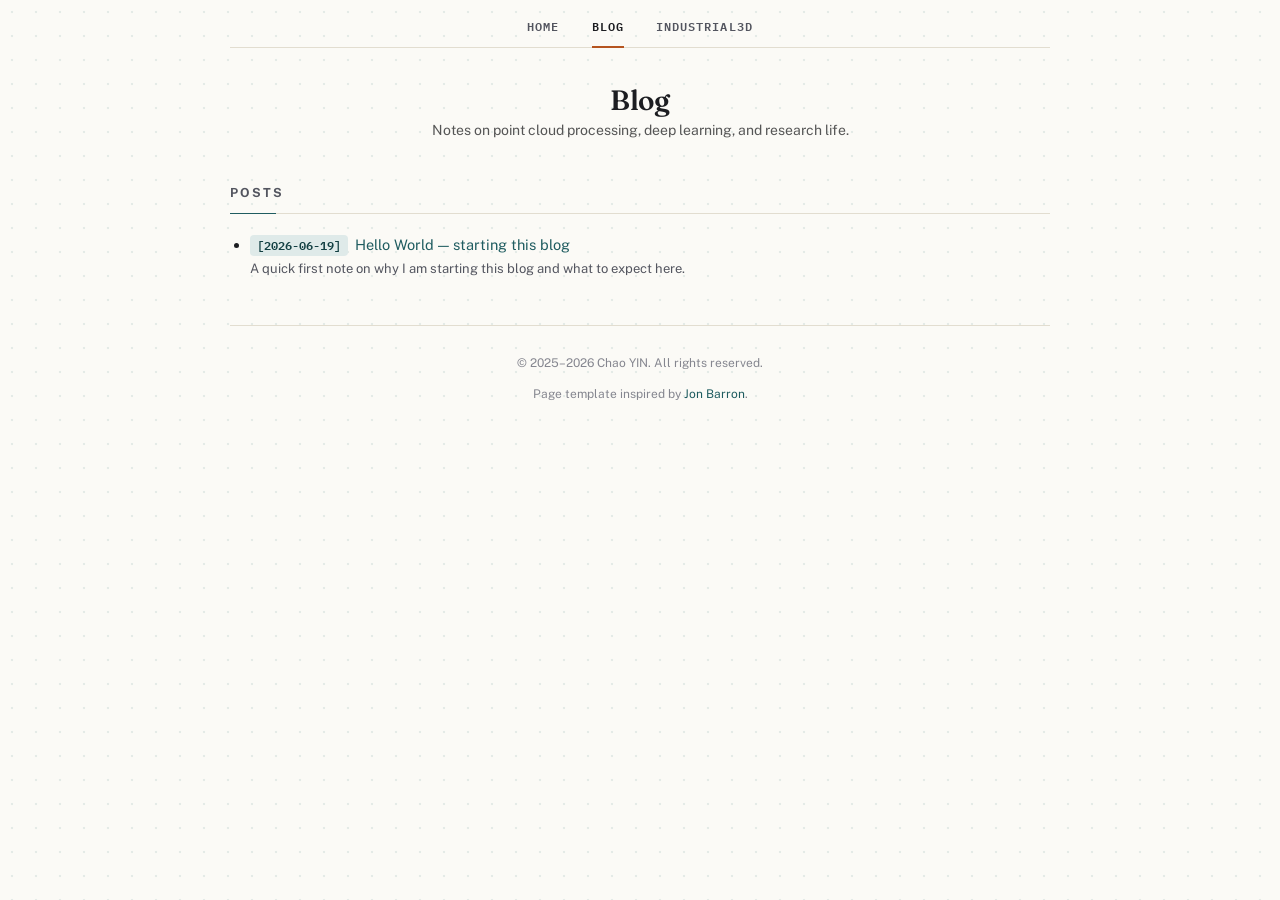
<file: blog/index.html>
<!DOCTYPE html>
<html lang="en">
<head>
  <meta charset="UTF-8">
  <meta name="viewport" content="width=device-width, initial-scale=1.0">
  <title>Blog — Chao YIN</title>
  <link rel="stylesheet" type="text/css" href="../stylesheet.css">
  <link rel="icon" type="image/svg+xml" href="../static/img/favicon.svg">
  <link rel="canonical" href="https://pointcloudyc.github.io/blog/index.html">
  <meta name="description" content="Blog by Chao YIN — notes on point cloud processing, deep learning, and research.">
  <meta name="author" content="Chao YIN">
  <meta property="og:type" content="website">
  <meta property="og:title" content="Blog — Chao YIN">
  <meta property="og:description" content="Blog by Chao YIN — notes on point cloud processing, deep learning, and research.">
  <meta property="og:url" content="https://pointcloudyc.github.io/blog/index.html">
  <meta name="twitter:card" content="summary">
  <script src="../static/js/site-enhance.js" defer></script>
</head>
<body>

<!-- ===== READING PROGRESS BAR ===== -->
<div id="progress-bar" aria-hidden="true"><div id="progress-fill"></div></div>

<!-- ===== BACK TO TOP ===== -->
<button class="back-to-top" id="back-to-top" aria-label="Back to top">
  <svg viewBox="0 0 24 24" fill="none" stroke="currentColor" stroke-width="2" stroke-linecap="round" stroke-linejoin="round" aria-hidden="true"><path d="M12 19V5"/><path d="M5 12l7-7 7 7"/></svg>
</button>

<table width="820" border="0" align="center" cellspacing="0" cellpadding="0">
  <tr>
    <td>

      <!-- ===== TOP NAV ===== -->
      <div class="topnav">
        <a href="../index.html">Home</a>
        <a class="active" href="index.html">Blog</a>
        <a href="../industrial3d/index.html">Industrial3D</a>
      </div>
      <!-- ===== END TOP NAV ===== -->

      <h1 class="name" style="font-size: 28px; margin-top: 10px;">Blog</h1>
      <p style="text-align: center; font-size: 14px; color: #555; margin-top: -4px;">
        Notes on point cloud processing, deep learning, and research life.
      </p>

      <h2>Posts</h2>
      <ul class="post-list reveal">
        <li class="news-item">
          <span class="news-date">[2026-06-19]</span>
          <a href="posts/hello-world.html">Hello World — starting this blog</a>
          <div class="post-excerpt">A quick first note on why I am starting this blog and what to expect here.</div>
        </li>
      </ul>

      <!-- ===== FOOTER ===== -->
      <div class="footer">
        <p>&copy; 2025&ndash;2026 Chao YIN. All rights reserved.</p>
        <p>Page template inspired by <a href="https://jonbarron.info/" target="_blank">Jon Barron</a>.</p>
      </div>

    </td>
  </tr>
</table>

</body>
</html>
</file>
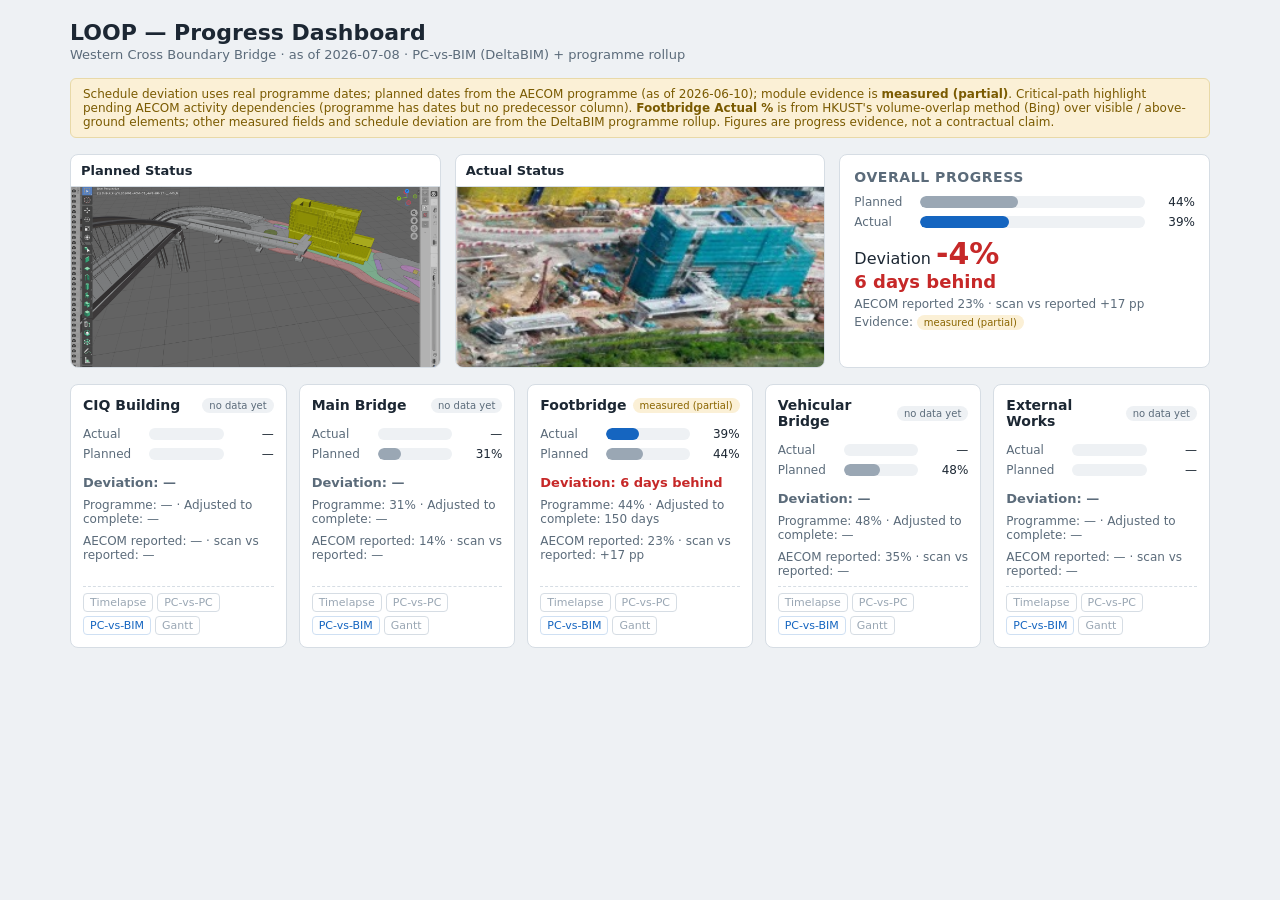
<file: progress_monitor/index.html>
<!doctype html>
<html lang="en"><head><meta charset="utf-8"><meta name="robots" content="noindex, nofollow"><title>LOOP — Progress Dashboard</title>
<style>
:root{--ink:#1c2733;--muted:#5b6b7a;--line:#d6dde4;
--behind:#c62828;--ahead:#2a8a3e;--flat:#5b6b7a}
*{box-sizing:border-box}
body{font-family:system-ui,Segoe UI,Arial,sans-serif;margin:0;
background:#eef1f4;color:var(--ink)}
.wrap{max-width:1180px;margin:0 auto;padding:20px}
h1{font-size:22px;margin:0 0 2px}
.sub{color:var(--muted);font-size:13px;margin-bottom:16px}
.top{display:grid;grid-template-columns:1fr 1fr 1fr;gap:14px;margin-bottom:16px}
.status-img{background:#fff;border:1px solid var(--line);
border-radius:8px;overflow:hidden}
.status-img .cap{font-weight:600;font-size:13px;padding:8px 10px;
border-bottom:1px solid var(--line)}
.status-img img{width:100%;height:180px;object-fit:cover;display:block}
.img-placeholder{height:180px;display:flex;flex-direction:column;
align-items:center;justify-content:center;color:var(--muted);
background:repeating-linear-gradient(45deg,#f5f7f9,#f5f7f9 10px,
#eef1f4 10px,#eef1f4 20px)}
.overall{background:#fff;border:1px solid var(--line);
border-radius:8px;padding:14px}
.overall h2{font-size:14px;margin:0 0 10px;text-transform:uppercase;
letter-spacing:.04em;color:var(--muted)}
.big{font-size:30px;font-weight:700;line-height:1}
.big.behind{color:var(--behind)} .big.ahead{color:var(--ahead)}
.big.flat{color:var(--flat)}
.bar-row{display:flex;align-items:center;gap:8px;margin:6px 0}
.bar-lbl{width:58px;font-size:12px;color:var(--muted)}
.bar-val{width:42px;text-align:right;font-size:12px;
font-variant-numeric:tabular-nums}
.track{flex:1;height:12px;background:#eef1f4;border-radius:6px;overflow:hidden}
.bar{height:100%;border-radius:6px}
.bar.actual{background:#1565c0} .bar.planned{background:#9aa7b4}
.cards{display:grid;grid-template-columns:repeat(5,1fr);gap:12px}
.card{background:#fff;border:1px solid var(--line);border-radius:8px;
padding:12px;display:flex;flex-direction:column;gap:8px}
.card-head{display:flex;align-items:center;
justify-content:space-between;gap:6px}
.card-title{font-weight:600;font-size:14px}
.metric{font-size:12px;color:var(--muted)}
.metric.deviation{font-weight:600;font-size:13px}
.deviation.behind{color:var(--behind)} .deviation.ahead{color:var(--ahead)}
.deviation.flat{color:var(--flat)}
.drill{display:flex;flex-wrap:wrap;gap:4px;margin-top:auto;
padding-top:6px;border-top:1px dashed var(--line)}
.dd{font-size:11px;text-decoration:none;color:#1565c0;
border:1px solid #cfe0f3;border-radius:4px;padding:2px 6px}
.dd.disabled{color:#9aa7b4;border-color:var(--line);pointer-events:none}
.ev{font-size:10px;border-radius:10px;padding:2px 7px;white-space:nowrap}
.ev-measured{background:#e3f3e8;color:#1d6b32}
.ev-measured_partial{background:#fbf0d6;color:#8a6500}
.ev-simulated{background:#e3eefb;color:#1457a8}
.ev-placeholder{background:#eef1f4;color:#5b6b7a}
.banner{background:#fbf0d6;color:#7a5a00;border:1px solid #e8d9a8;
border-radius:6px;padding:8px 12px;font-size:12px;margin-bottom:16px}
.card.card-critical{border-left:4px solid var(--behind);
box-shadow:0 0 0 1px var(--behind) inset}
.crit{font-size:10px;border-radius:10px;padding:2px 7px;white-space:nowrap;
background:#fdecec;color:var(--behind);font-weight:600}
</style></head><body>
<div class="wrap">
<h1>LOOP — Progress Dashboard</h1>
<div class="sub">Western Cross Boundary Bridge &middot; as of 2026-07-08 &middot; PC-vs-BIM (DeltaBIM) + programme rollup</div>
<div class="banner">Schedule deviation uses real programme dates; planned dates from the AECOM programme (as of 2026-06-10); module evidence is <b>measured (partial)</b>. Critical-path highlight pending AECOM activity dependencies (programme has dates but no predecessor column).  <b>Footbridge Actual %</b> is from HKUST's volume-overlap method (Bing) over visible / above-ground elements; other measured fields and schedule deviation are from the DeltaBIM programme rollup. Figures are progress evidence, not a contractual claim.</div>
<div class="top"><div class="status-img"><div class="cap">Planned Status</div><img src="plan_status.png" alt="Planned Status"></div><div class="status-img"><div class="cap">Actual Status</div><img src="actual_status.jpg" alt="Actual Status"></div><div class="overall"><h2>Overall Progress</h2><div class="bar-row"><span class="bar-lbl">Planned</span><div class="track"><div class="bar planned" style="width:43.6%"></div></div><span class="bar-val">44%</span></div><div class="bar-row"><span class="bar-lbl">Actual</span><div class="track"><div class="bar actual" style="width:39.4%"></div></div><span class="bar-val">39%</span></div><div style="margin-top:10px">Deviation <span class="big behind">-4%</span></div><div class="big behind" style="font-size:18px;margin-top:4px">6 days behind</div><div class="metric" style="margin-top:6px">AECOM reported 23% &middot; scan vs reported +17 pp</div><div class="metric" style="margin-top:4px">Evidence: <span class="ev ev-measured_partial">measured (partial)</span></div></div></div>
<div class="cards"><div class="card"><div class="card-head"><span class="card-title">CIQ Building</span><span class="ev ev-placeholder">no data yet</span></div><div class="bars"><div class="bar-row"><span class="bar-lbl">Actual</span><div class="track"><div class="bar actual" style="width:0.0%"></div></div><span class="bar-val">&mdash;</span></div><div class="bar-row"><span class="bar-lbl">Planned</span><div class="track"><div class="bar planned" style="width:0.0%"></div></div><span class="bar-val">&mdash;</span></div></div><div class="metric deviation flat">Deviation: &mdash;</div><div class="metric">Programme: &mdash; &middot; Adjusted to complete: &mdash;</div><div class="metric">AECOM reported: &mdash; &middot; scan vs reported: &mdash;</div><div class="drill"><a class="dd disabled" href="#">Timelapse</a><a class="dd disabled" href="#">PC-vs-PC</a><a class="dd" href="20260712_025454.html">PC-vs-BIM</a><a class="dd disabled" href="#">Gantt</a></div></div><div class="card"><div class="card-head"><span class="card-title">Main Bridge</span><span class="ev ev-placeholder">no data yet</span></div><div class="bars"><div class="bar-row"><span class="bar-lbl">Actual</span><div class="track"><div class="bar actual" style="width:0.0%"></div></div><span class="bar-val">&mdash;</span></div><div class="bar-row"><span class="bar-lbl">Planned</span><div class="track"><div class="bar planned" style="width:31.4%"></div></div><span class="bar-val">31%</span></div></div><div class="metric deviation flat">Deviation: &mdash;</div><div class="metric">Programme: 31% &middot; Adjusted to complete: &mdash;</div><div class="metric">AECOM reported: 14% &middot; scan vs reported: &mdash;</div><div class="drill"><a class="dd disabled" href="#">Timelapse</a><a class="dd disabled" href="#">PC-vs-PC</a><a class="dd" href="20260712_025454.html">PC-vs-BIM</a><a class="dd disabled" href="#">Gantt</a></div></div><div class="card"><div class="card-head"><span class="card-title">Footbridge</span><span class="ev ev-measured_partial">measured (partial)</span></div><div class="bars"><div class="bar-row"><span class="bar-lbl">Actual</span><div class="track"><div class="bar actual" style="width:39.4%"></div></div><span class="bar-val">39%</span></div><div class="bar-row"><span class="bar-lbl">Planned</span><div class="track"><div class="bar planned" style="width:43.6%"></div></div><span class="bar-val">44%</span></div></div><div class="metric deviation behind">Deviation: 6 days behind</div><div class="metric">Programme: 44% &middot; Adjusted to complete: 150 days</div><div class="metric">AECOM reported: 23% &middot; scan vs reported: +17 pp</div><div class="drill"><a class="dd disabled" href="#">Timelapse</a><a class="dd disabled" href="#">PC-vs-PC</a><a class="dd" href="20260712_025454.html">PC-vs-BIM</a><a class="dd disabled" href="#">Gantt</a></div></div><div class="card"><div class="card-head"><span class="card-title">Vehicular Bridge</span><span class="ev ev-placeholder">no data yet</span></div><div class="bars"><div class="bar-row"><span class="bar-lbl">Actual</span><div class="track"><div class="bar actual" style="width:0.0%"></div></div><span class="bar-val">&mdash;</span></div><div class="bar-row"><span class="bar-lbl">Planned</span><div class="track"><div class="bar planned" style="width:48.5%"></div></div><span class="bar-val">48%</span></div></div><div class="metric deviation flat">Deviation: &mdash;</div><div class="metric">Programme: 48% &middot; Adjusted to complete: &mdash;</div><div class="metric">AECOM reported: 35% &middot; scan vs reported: &mdash;</div><div class="drill"><a class="dd disabled" href="#">Timelapse</a><a class="dd disabled" href="#">PC-vs-PC</a><a class="dd" href="20260712_025454.html">PC-vs-BIM</a><a class="dd disabled" href="#">Gantt</a></div></div><div class="card"><div class="card-head"><span class="card-title">External Works</span><span class="ev ev-placeholder">no data yet</span></div><div class="bars"><div class="bar-row"><span class="bar-lbl">Actual</span><div class="track"><div class="bar actual" style="width:0.0%"></div></div><span class="bar-val">&mdash;</span></div><div class="bar-row"><span class="bar-lbl">Planned</span><div class="track"><div class="bar planned" style="width:0.0%"></div></div><span class="bar-val">&mdash;</span></div></div><div class="metric deviation flat">Deviation: &mdash;</div><div class="metric">Programme: &mdash; &middot; Adjusted to complete: &mdash;</div><div class="metric">AECOM reported: &mdash; &middot; scan vs reported: &mdash;</div><div class="drill"><a class="dd disabled" href="#">Timelapse</a><a class="dd disabled" href="#">PC-vs-PC</a><a class="dd" href="20260712_025454.html">PC-vs-BIM</a><a class="dd disabled" href="#">Gantt</a></div></div></div>
</div></body></html>
</file>
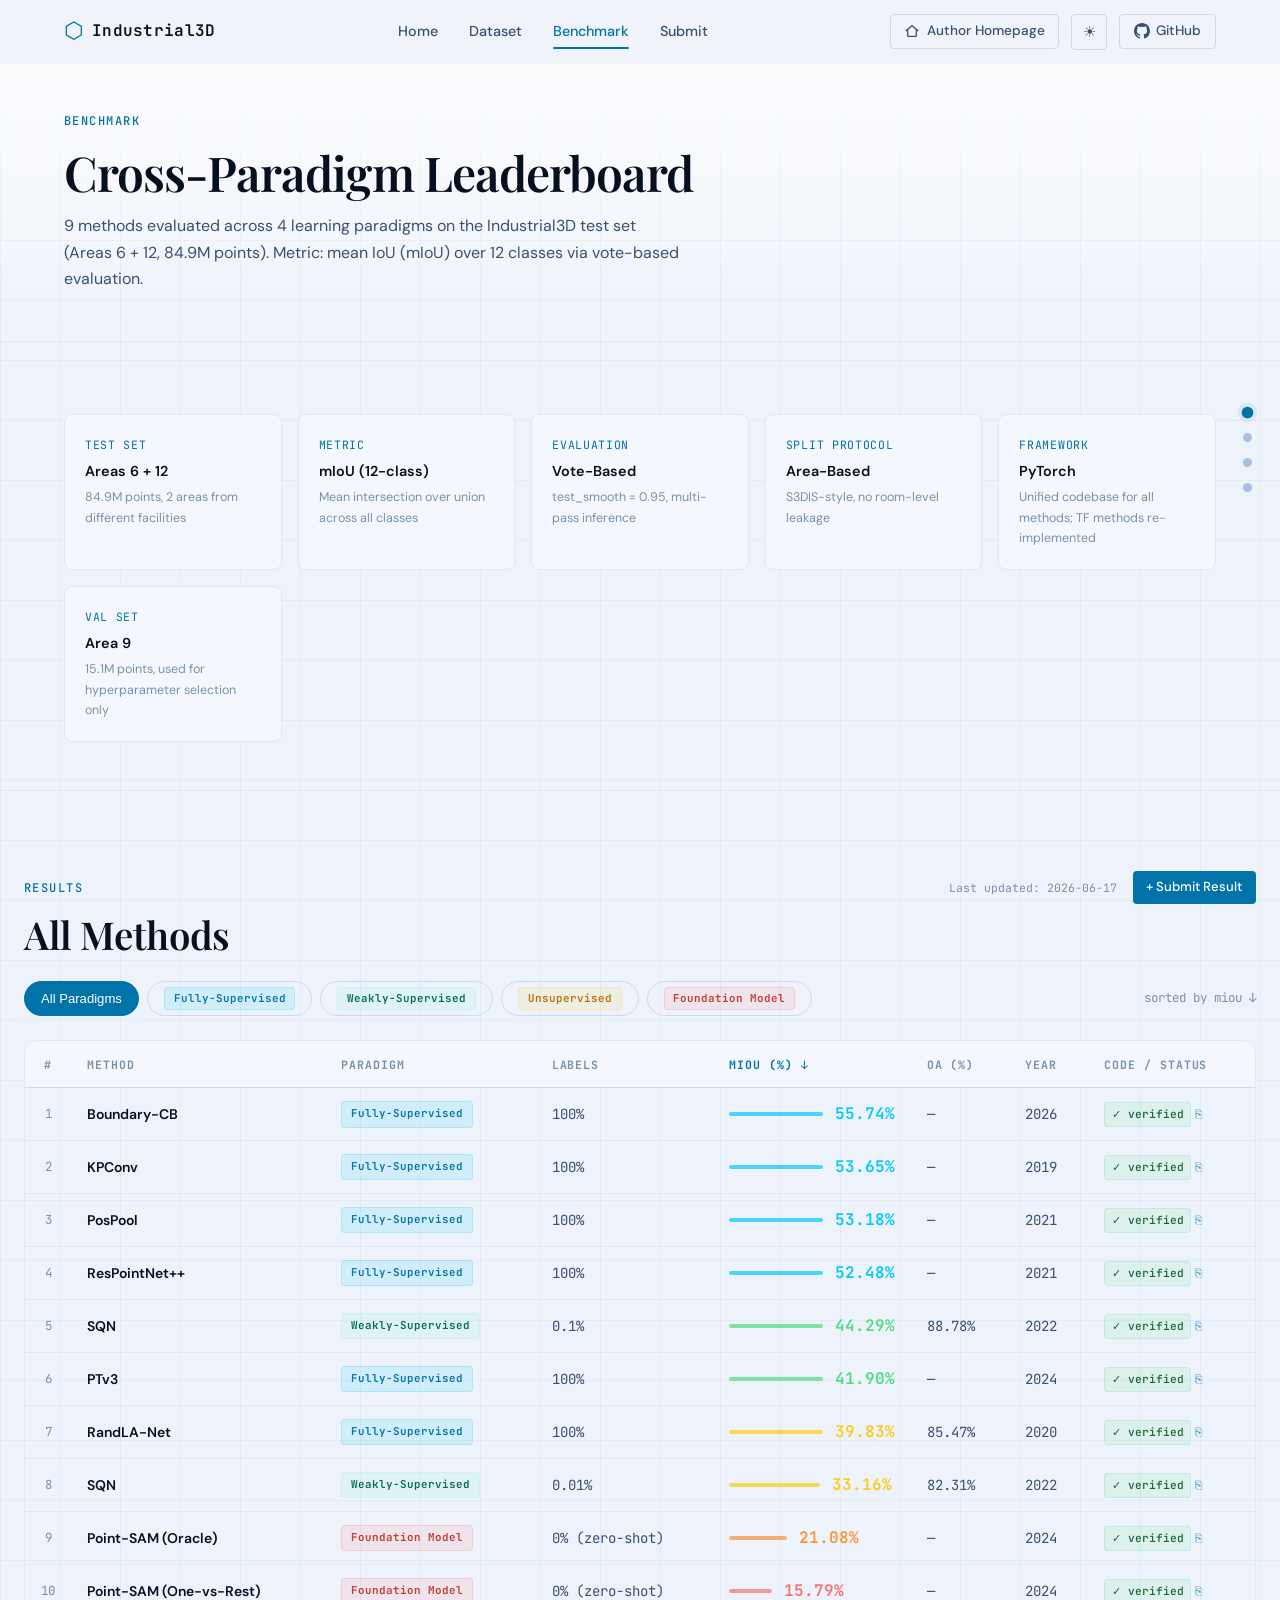
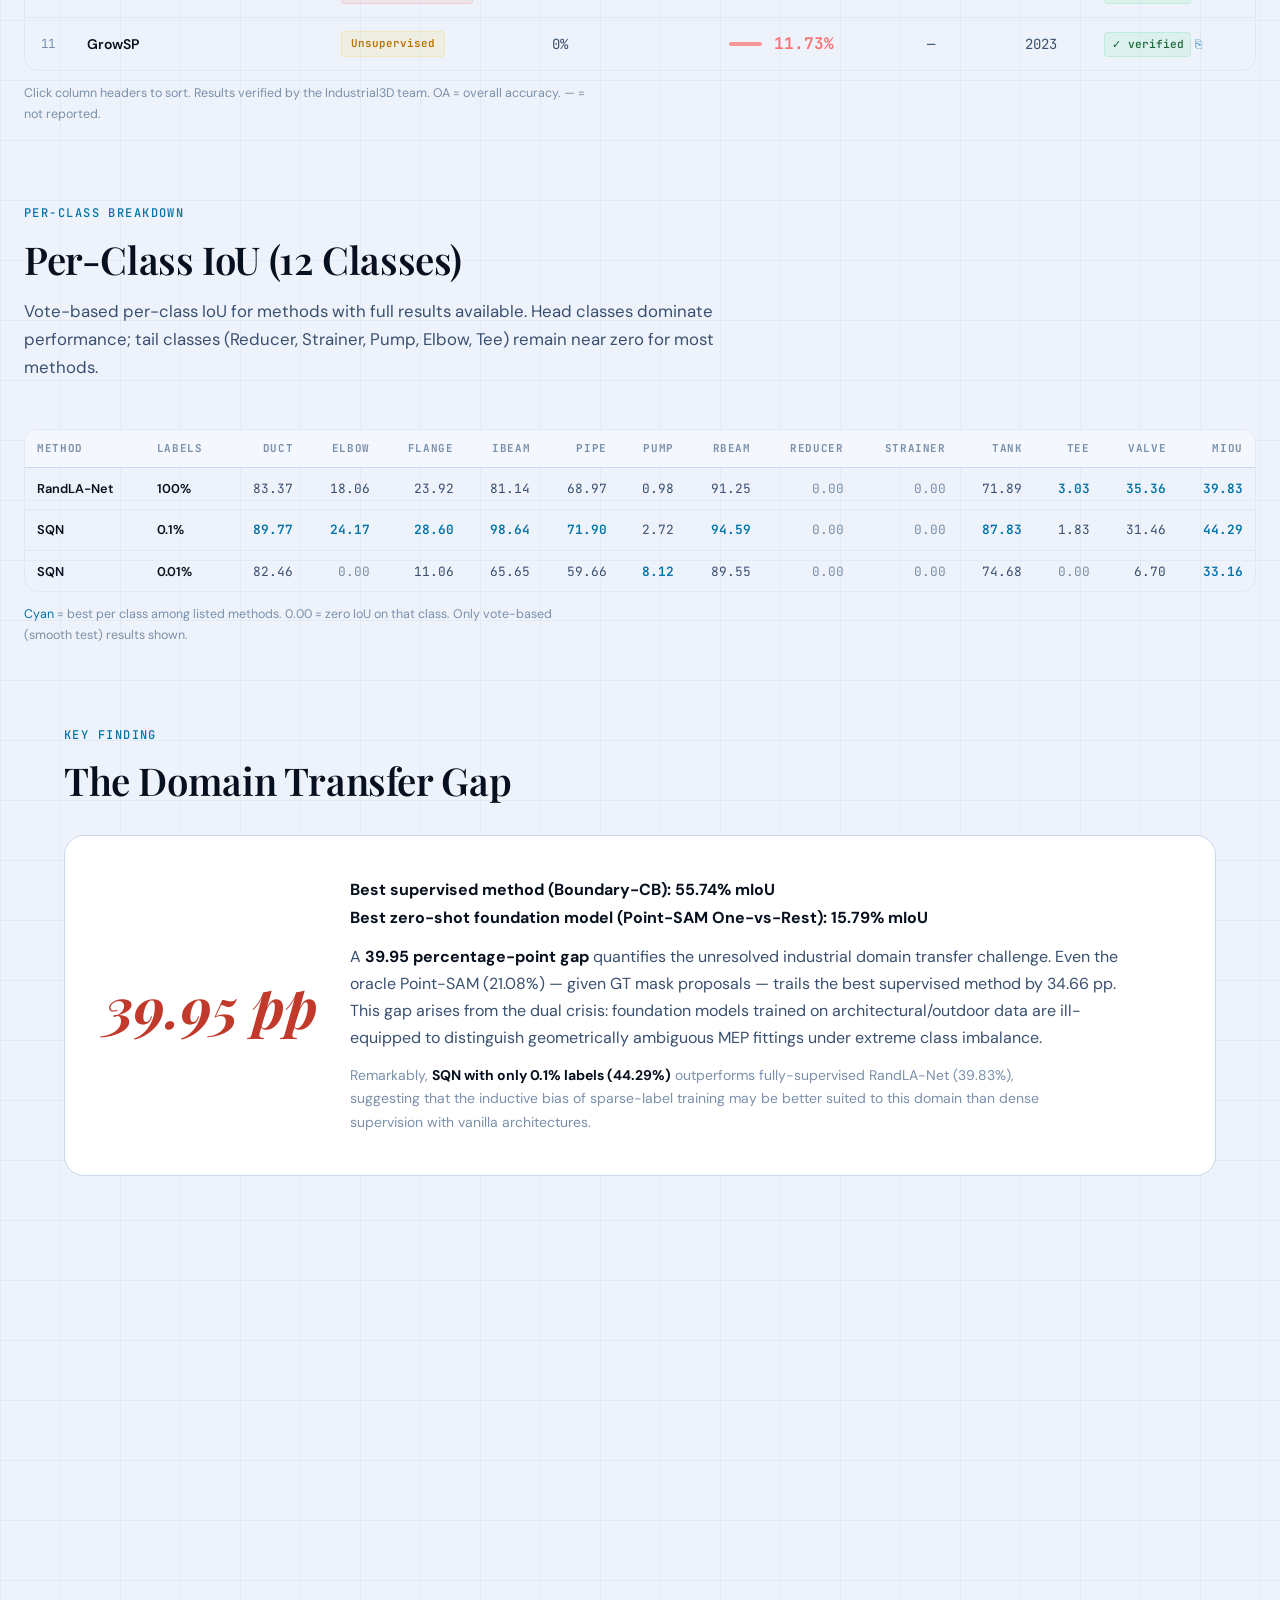
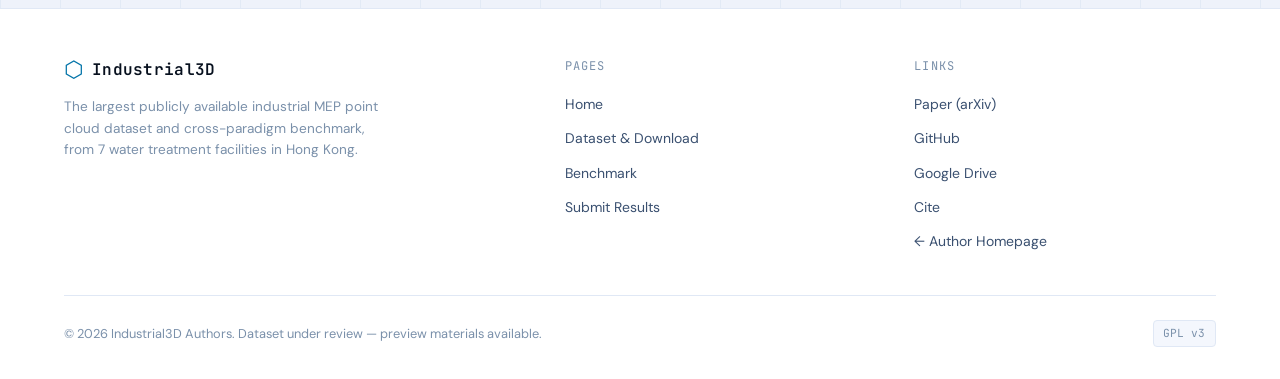
<file: industrial3d/benchmark.html>
<!DOCTYPE html>
<html lang="en" data-theme="dark">
<head>
  <meta charset="UTF-8">
  <meta name="viewport" content="width=device-width, initial-scale=1.0">
  <title>Benchmark — Industrial3D</title>
  <meta name="description" content="Industrial3D cross-paradigm benchmark leaderboard: 9 methods across fully-supervised, weakly-supervised, unsupervised, and foundation-model settings. Sortable results.">
  <link rel="stylesheet" href="css/style.css">
  <script src="js/nav.js" defer></script>
  <script src="js/leaderboard.js" defer></script>
  <script src="../static/js/site-enhance.js" defer></script>
</head>
<body>

<!-- ===== READING PROGRESS BAR ===== -->
<div id="progress-bar" aria-hidden="true"><div id="progress-fill"></div></div>

<!-- ===== BACK TO TOP ===== -->
<button class="back-to-top" id="back-to-top" aria-label="Back to top">
  <svg viewBox="0 0 24 24" fill="none" stroke="currentColor" stroke-width="2" stroke-linecap="round" stroke-linejoin="round" aria-hidden="true"><path d="M12 19V5"/><path d="M5 12l7-7 7 7"/></svg>
</button>

<!-- ===== SECTION DOT-RAIL (desktop only) ===== -->
<nav class="section-rail" id="section-rail" aria-label="Page sections">
  <a href="#protocol" data-label="Protocol"></a>
  <a href="#methods" data-label="All Methods"></a>
  <a href="#per-class-iou" data-label="Per-Class IoU"></a>
  <a href="#domain-gap" data-label="Domain Gap"></a>
</nav>

<!-- ── Navigation ─────────────────────────────────────────── -->
<header class="site-header">
  <nav class="nav-container">
    <div class="nav-brand">
      <a href="index.html" class="brand-link">
        <span class="brand-icon">⬡</span>
        <span class="brand-name">Industrial3D</span>
      </a>
    </div>
    <ul class="nav-links" id="navLinks">
      <li><a href="index.html"      class="nav-link" data-page="index.html">Home</a></li>
      <li><a href="dataset.html"    class="nav-link" data-page="dataset.html">Dataset</a></li>
      <li><a href="benchmark.html"  class="nav-link" data-page="benchmark.html">Benchmark</a></li>
      <li><a href="submit.html"     class="nav-link" data-page="submit.html">Submit</a></li>
    </ul>
    <div class="nav-actions">
      <a href="../index.html" class="btn-github" aria-label="Author Homepage">
        <svg viewBox="0 0 24 24" fill="none" stroke="currentColor" stroke-width="2" stroke-linecap="round" stroke-linejoin="round" aria-hidden="true"><path d="M3 11.5 12 4l9 7.5"/><path d="M5.5 10v9a1 1 0 0 0 1 1h11a1 1 0 0 0 1-1v-9"/></svg>
        <span>Author Homepage</span>
      </a>
      <button class="theme-toggle" id="themeToggle" aria-label="Toggle theme">
        <span class="theme-icon-dark">☽</span>
        <span class="theme-icon-light">☀</span>
      </button>
      <a href="https://github.com/PointCloudYC/Industrial3D" class="btn-github" target="_blank" rel="noopener" aria-label="GitHub">
        <svg viewBox="0 0 24 24" fill="currentColor" aria-hidden="true"><path d="M12 0C5.374 0 0 5.373 0 12c0 5.302 3.438 9.8 8.207 11.387.599.111.793-.261.793-.577v-2.234c-3.338.726-4.033-1.416-4.033-1.416-.546-1.387-1.333-1.756-1.333-1.756-1.089-.745.083-.729.083-.729 1.205.084 1.839 1.237 1.839 1.237 1.07 1.834 2.807 1.304 3.492.997.107-.775.418-1.305.762-1.604-2.665-.305-5.467-1.334-5.467-5.931 0-1.311.469-2.381 1.236-3.221-.124-.303-.535-1.524.117-3.176 0 0 1.008-.322 3.301 1.23A11.509 11.509 0 0 1 12 5.803c1.02.005 2.047.138 3.006.404 2.291-1.552 3.297-1.23 3.297-1.23.653 1.653.242 2.874.118 3.176.77.84 1.235 1.911 1.235 3.221 0 4.609-2.807 5.624-5.479 5.921.43.372.823 1.102.823 2.222v3.293c0 .319.192.694.801.576C20.566 21.797 24 17.3 24 12c0-6.627-5.373-12-12-12z"/></svg>
        <span>GitHub</span>
      </a>
      <button class="nav-hamburger" id="navHamburger" aria-label="Toggle menu" aria-expanded="false">
        <span></span><span></span><span></span>
      </button>
    </div>
  </nav>
</header>

<!-- ── Page Hero ─────────────────────────────────────────────── -->
<div class="page-hero">
  <div class="page-hero-inner">
    <span class="section-label">Benchmark</span>
    <h1 class="page-title">Cross-Paradigm Leaderboard</h1>
    <p class="page-desc">
      9 methods evaluated across 4 learning paradigms on the Industrial3D test set (Areas 6 + 12, 84.9M points). Metric: mean IoU (mIoU) over 12 classes via vote-based evaluation.
    </p>
  </div>
</div>

<!-- ── Evaluation Protocol ───────────────────────────────────── -->
<section class="section--tight reveal" id="protocol">
  <div class="container">
    <div class="protocol-grid">
      <div class="protocol-item">
        <div class="protocol-key">Test Set</div>
        <div class="protocol-value">Areas 6 + 12</div>
        <div class="protocol-note">84.9M points, 2 areas from different facilities</div>
      </div>
      <div class="protocol-item">
        <div class="protocol-key">Metric</div>
        <div class="protocol-value">mIoU (12-class)</div>
        <div class="protocol-note">Mean intersection over union across all classes</div>
      </div>
      <div class="protocol-item">
        <div class="protocol-key">Evaluation</div>
        <div class="protocol-value">Vote-Based</div>
        <div class="protocol-note">test_smooth = 0.95, multi-pass inference</div>
      </div>
      <div class="protocol-item">
        <div class="protocol-key">Split Protocol</div>
        <div class="protocol-value">Area-Based</div>
        <div class="protocol-note">S3DIS-style, no room-level leakage</div>
      </div>
      <div class="protocol-item">
        <div class="protocol-key">Framework</div>
        <div class="protocol-value">PyTorch</div>
        <div class="protocol-note">Unified codebase for all methods; TF methods re-implemented</div>
      </div>
      <div class="protocol-item">
        <div class="protocol-key">Val Set</div>
        <div class="protocol-value">Area 9</div>
        <div class="protocol-note">15.1M points, used for hyperparameter selection only</div>
      </div>
    </div>
  </div>
</section>

<hr class="divider" style="margin:0">

<!-- ── Leaderboard ───────────────────────────────────────────── -->
<section class="section reveal" id="methods">
  <div class="container--wide">
    <div style="display:flex;align-items:baseline;justify-content:space-between;flex-wrap:wrap;gap:1rem;margin-bottom:1.5rem">
      <div>
        <span class="section-label">Results</span>
        <h2 class="section-title" style="margin-bottom:0">All Methods</h2>
      </div>
      <div style="display:flex;align-items:center;gap:1rem;flex-wrap:wrap">
        <span id="lbLastUpdated" style="font-family:'JetBrains Mono',monospace;font-size:0.72rem;color:var(--text-muted)"></span>
        <a href="submit.html" class="btn btn-primary btn-sm">+ Submit Result</a>
      </div>
    </div>

    <!-- Filter controls -->
    <div class="lb-controls">
      <div class="lb-filters">
        <button class="filter-btn active" data-filter="All">All Paradigms</button>
        <button class="filter-btn" data-filter="Fully-Supervised">
          <span class="paradigm-pill paradigm-full" style="pointer-events:none">Fully-Supervised</span>
        </button>
        <button class="filter-btn" data-filter="Weakly-Supervised">
          <span class="paradigm-pill paradigm-weak" style="pointer-events:none">Weakly-Supervised</span>
        </button>
        <button class="filter-btn" data-filter="Unsupervised">
          <span class="paradigm-pill paradigm-unsup" style="pointer-events:none">Unsupervised</span>
        </button>
        <button class="filter-btn" data-filter="Foundation Model">
          <span class="paradigm-pill paradigm-found" style="pointer-events:none">Foundation Model</span>
        </button>
      </div>
      <span class="lb-sort-info" id="sortInfo">sorted by miou ↓</span>
    </div>

    <!-- Main leaderboard table -->
    <div class="lb-table-wrapper">
      <table class="lb-table" aria-label="Industrial3D benchmark results">
        <thead>
          <tr>
            <th style="width:40px;text-align:center">#</th>
            <th data-sort="method">Method</th>
            <th data-sort="paradigm">Paradigm</th>
            <th data-sort="labels">Labels</th>
            <th data-sort="miou" style="min-width:160px">mIoU (%)</th>
            <th data-sort="oa">OA (%)</th>
            <th data-sort="year">Year</th>
            <th>Code / Status</th>
          </tr>
        </thead>
        <tbody id="lbTbody">
          <tr>
            <td colspan="8" style="text-align:center;padding:3rem;color:var(--text-muted)">
              Loading results…
            </td>
          </tr>
        </tbody>
      </table>
    </div>

    <p style="margin-top:0.75rem;font-size:0.78rem;color:var(--text-muted)">
      Click column headers to sort. Results verified by the Industrial3D team. OA = overall accuracy. — = not reported.
    </p>
  </div>
</section>

<!-- ── Per-class IoU ─────────────────────────────────────────── -->
<section class="section reveal" id="per-class-iou" style="padding-top:0">
  <div class="container--wide" id="perClassSection">
    <span class="section-label">Per-Class Breakdown</span>
    <h2 class="section-title">Per-Class IoU (12 Classes)</h2>
    <p class="section-subtitle">
      Vote-based per-class IoU for methods with full results available. Head classes dominate performance; tail classes (Reducer, Strainer, Pump, Elbow, Tee) remain near zero for most methods.
    </p>

    <div class="perclass-wrapper">
      <table class="perclass-table" aria-label="Per-class IoU breakdown">
        <thead id="pcThead"></thead>
        <tbody id="pcTbody">
          <tr><td colspan="14" style="text-align:center;padding:2rem;color:var(--text-muted)">Loading…</td></tr>
        </tbody>
      </table>
    </div>

    <p style="margin-top:0.75rem;font-size:0.78rem;color:var(--text-muted)">
      <span style="color:var(--accent)">Cyan</span> = best per class among listed methods.
      <span style="color:var(--text-muted)">0.00</span> = zero IoU on that class.
      Only vote-based (smooth test) results shown.
    </p>
  </div>
</section>

<!-- ── Gap Analysis ───────────────────────────────────────────── -->
<section class="section reveal" id="domain-gap" style="padding-top:0">
  <div class="container">
    <span class="section-label">Key Finding</span>
    <h2 class="section-title">The Domain Transfer Gap</h2>

    <div class="gap-callout">
      <div class="gap-number">39.95 pp</div>
      <div class="gap-desc">
        <p>
          <strong>Best supervised method (Boundary-CB): 55.74% mIoU</strong><br>
          <strong>Best zero-shot foundation model (Point-SAM One-vs-Rest): 15.79% mIoU</strong>
        </p>
        <p style="margin-top:0.75rem">
          A <strong>39.95 percentage-point gap</strong> quantifies the unresolved industrial domain transfer challenge. Even the oracle Point-SAM (21.08%) — given GT mask proposals — trails the best supervised method by 34.66 pp. This gap arises from the dual crisis: foundation models trained on architectural/outdoor data are ill-equipped to distinguish geometrically ambiguous MEP fittings under extreme class imbalance.
        </p>
        <p style="margin-top:0.75rem;font-size:0.875rem;color:var(--text-muted)">
          Remarkably, <strong>SQN with only 0.1% labels (44.29%)</strong> outperforms fully-supervised RandLA-Net (39.83%), suggesting that the inductive bias of sparse-label training may be better suited to this domain than dense supervision with vanilla architectures.
        </p>
      </div>
    </div>
  </div>
</section>

<!-- ── Call to Action ─────────────────────────────────────────── -->
<section class="section--tight reveal" style="background:var(--bg-surface);border-top:1px solid var(--border-faint);border-bottom:1px solid var(--border-faint)">
  <div class="container" style="text-align:center">
    <h3 style="margin-bottom:0.75rem">Have better results?</h3>
    <p style="color:var(--text-secondary);margin:0 auto 1.5rem;max-width:48ch">
      Submit your method's results to the leaderboard. We welcome results from all paradigms, including few-shot, semi-supervised, and multi-modal approaches.
    </p>
    <a href="submit.html" class="btn btn-primary">Submit Results →</a>
  </div>
</section>

<!-- ── Footer ──────────────────────────────────────────────── -->
<footer class="site-footer">
  <div class="footer-inner">
    <div class="footer-grid">
      <div class="footer-brand">
        <a href="index.html" class="brand-link" style="margin-bottom:0.75rem">
          <span class="brand-icon">⬡</span>
          <span class="brand-name">Industrial3D</span>
        </a>
        <p class="footer-desc">
          The largest publicly available industrial MEP point cloud dataset and cross-paradigm benchmark, from 7 water treatment facilities in Hong Kong.
        </p>
      </div>
      <div>
        <p class="footer-col-title">Pages</p>
        <ul class="footer-links">
          <li><a href="index.html"     class="footer-link">Home</a></li>
          <li><a href="dataset.html"   class="footer-link">Dataset &amp; Download</a></li>
          <li><a href="benchmark.html" class="footer-link">Benchmark</a></li>
          <li><a href="submit.html"    class="footer-link">Submit Results</a></li>
        </ul>
      </div>
      <div>
        <p class="footer-col-title">Links</p>
        <ul class="footer-links">
          <li><a href="https://arxiv.org/abs/2603.28660" class="footer-link" target="_blank" rel="noopener">Paper (arXiv)</a></li>
          <li><a href="https://github.com/PointCloudYC/Industrial3D" class="footer-link" target="_blank" rel="noopener">GitHub</a></li>
          <li><a href="https://drive.google.com/drive/folders/1T6viLM-SKrDZBCaoKghgld2pIyRq6XLZ" class="footer-link" target="_blank" rel="noopener">Google Drive</a></li>
          <li><a href="submit.html#cite" class="footer-link">Cite</a></li>
          <li><a href="https://pointcloudyc.github.io" class="footer-link">← Author Homepage</a></li>
        </ul>
      </div>
    </div>
    <div class="footer-bottom">
      <p class="footer-copy">© 2026 Industrial3D Authors. Dataset under review — preview materials available.</p>
      <span class="footer-badge">GPL v3</span>
    </div>
  </div>
</footer>

</body>
</html>
</file>
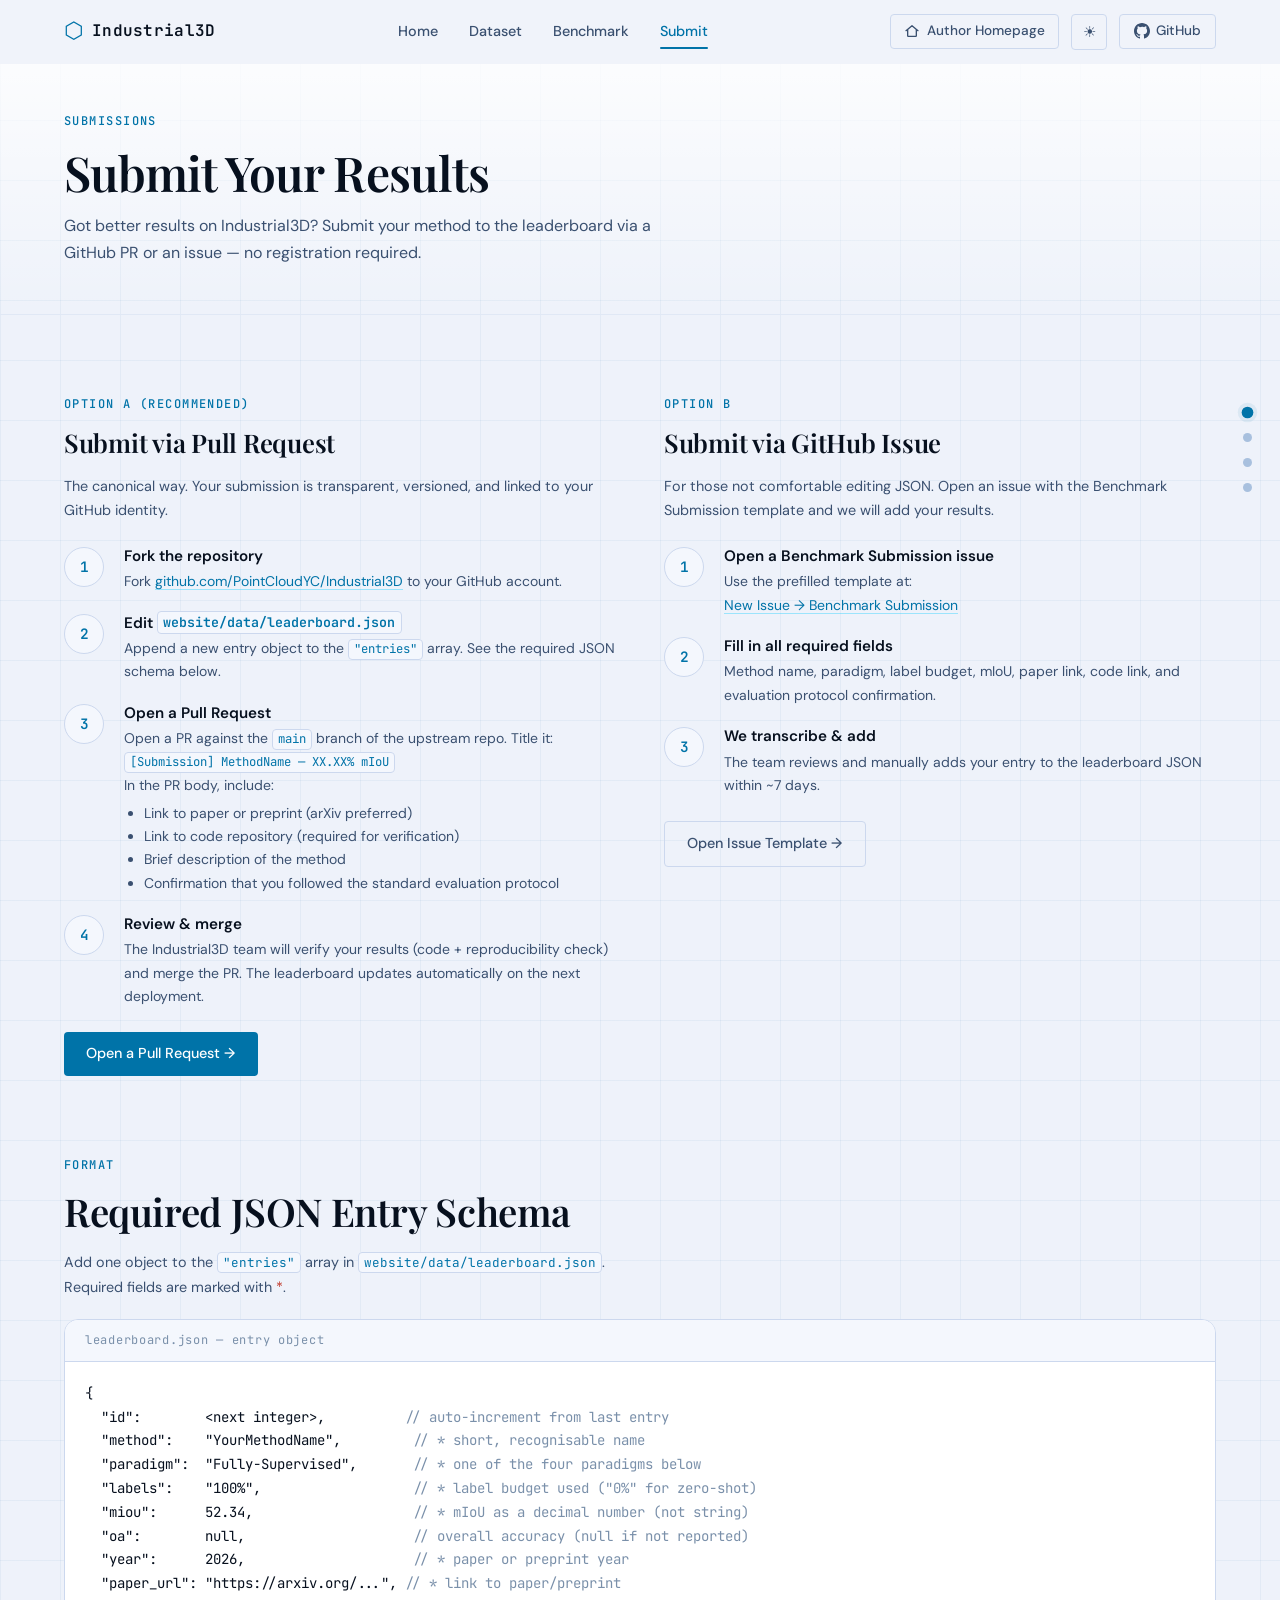
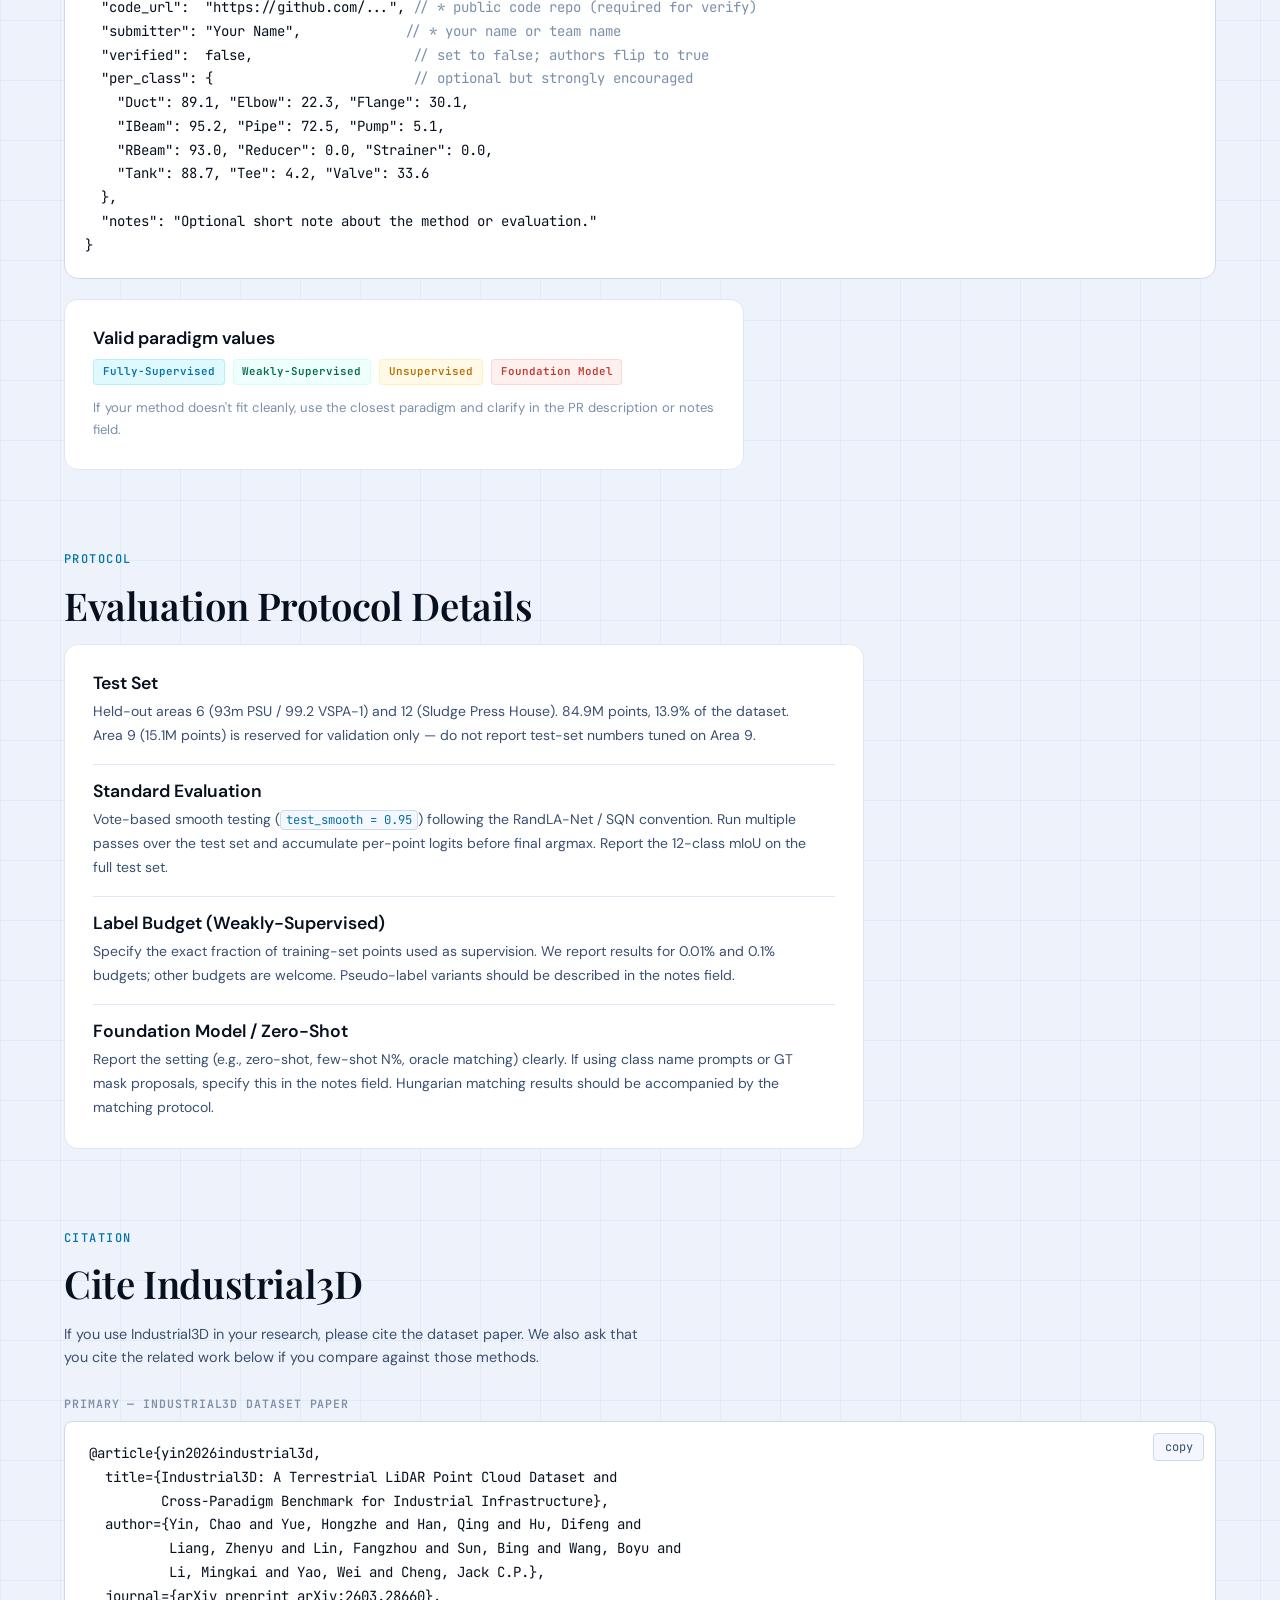
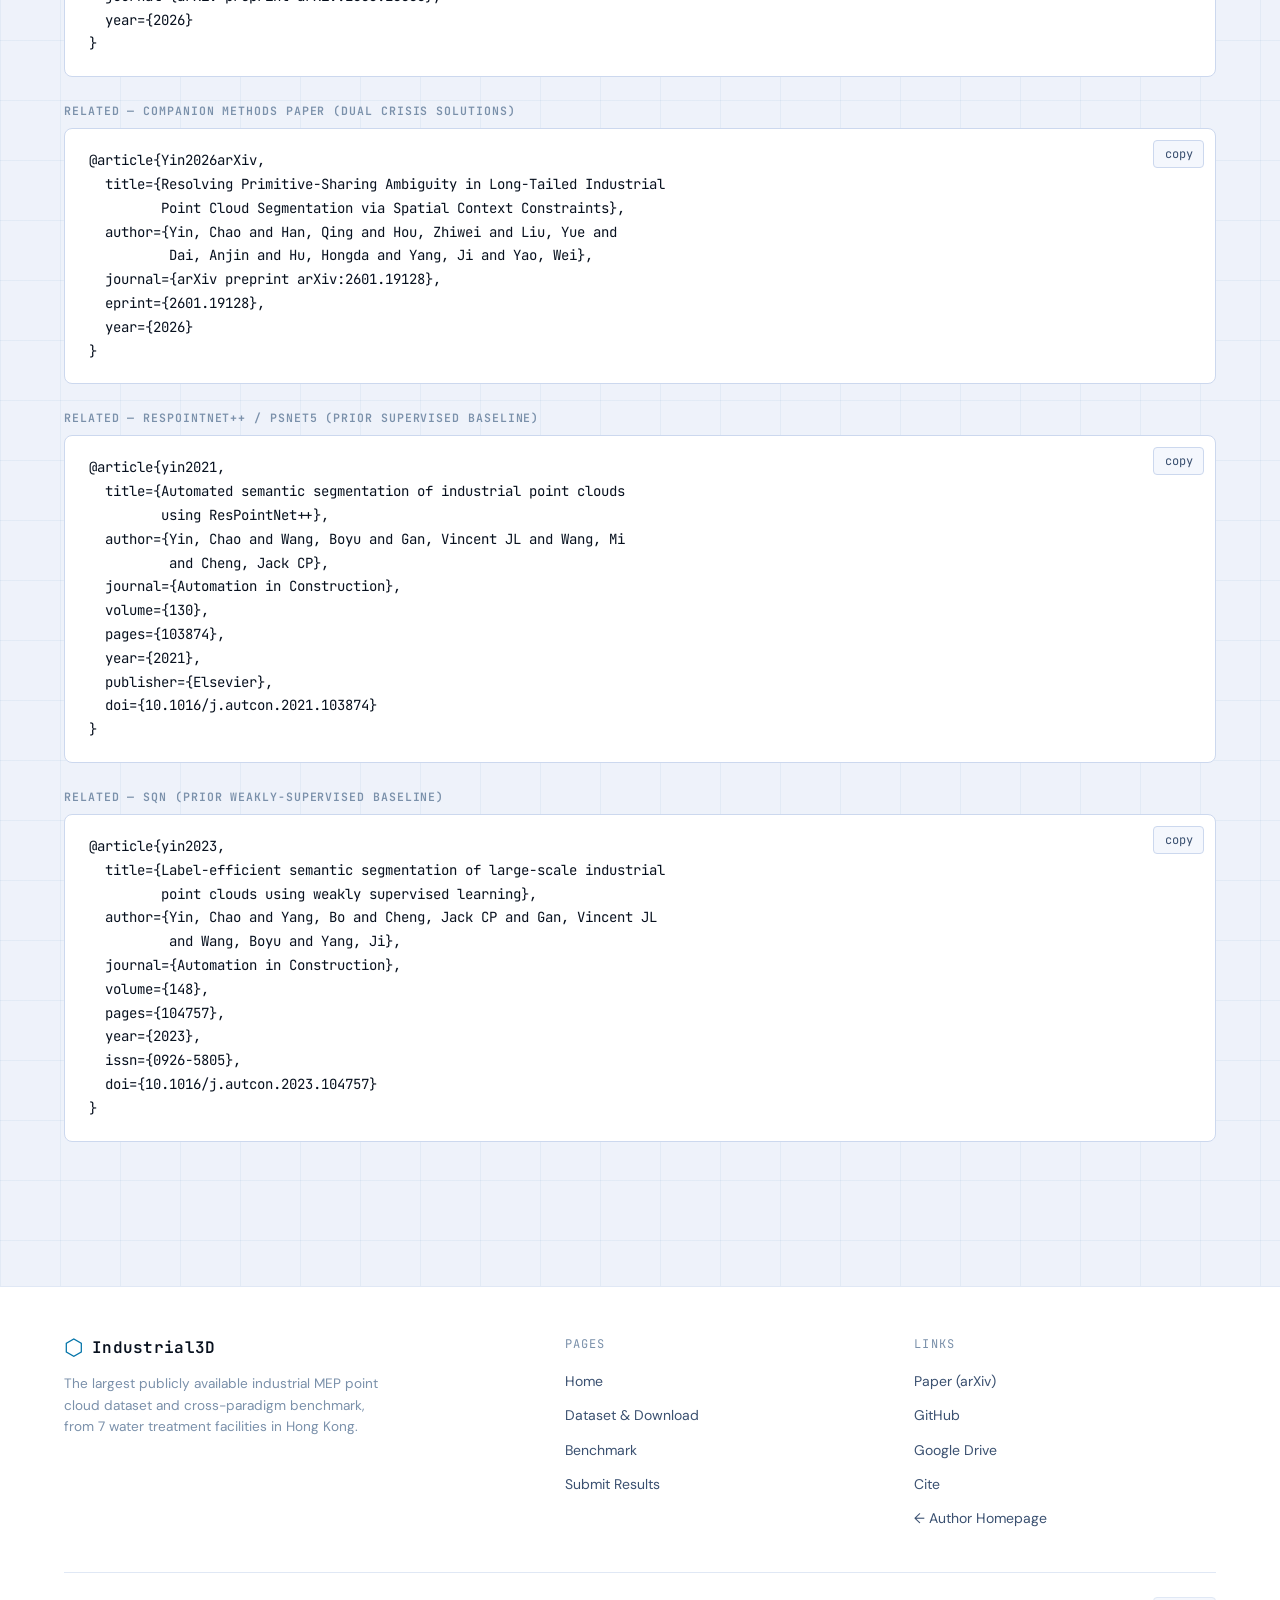
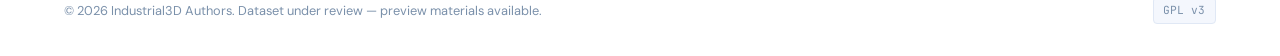
<file: industrial3d/submit.html>
<!DOCTYPE html>
<html lang="en" data-theme="dark">
<head>
  <meta charset="UTF-8">
  <meta name="viewport" content="width=device-width, initial-scale=1.0">
  <title>Submit Results — Industrial3D</title>
  <meta name="description" content="Submit your benchmark results to the Industrial3D leaderboard. GitHub PR-based submission, evaluation protocol details, and citation information.">
  <link rel="stylesheet" href="css/style.css">
  <script src="js/nav.js" defer></script>
  <script src="../static/js/site-enhance.js" defer></script>
</head>
<body>

<!-- ===== READING PROGRESS BAR ===== -->
<div id="progress-bar" aria-hidden="true"><div id="progress-fill"></div></div>

<!-- ===== BACK TO TOP ===== -->
<button class="back-to-top" id="back-to-top" aria-label="Back to top">
  <svg viewBox="0 0 24 24" fill="none" stroke="currentColor" stroke-width="2" stroke-linecap="round" stroke-linejoin="round" aria-hidden="true"><path d="M12 19V5"/><path d="M5 12l7-7 7 7"/></svg>
</button>

<!-- ===== SECTION DOT-RAIL (desktop only) ===== -->
<nav class="section-rail" id="section-rail" aria-label="Page sections">
  <a href="#how-to-submit" data-label="How to Submit"></a>
  <a href="#schema" data-label="JSON Schema"></a>
  <a href="#protocol-details" data-label="Protocol"></a>
  <a href="#cite" data-label="Cite"></a>
</nav>

<!-- ── Navigation ─────────────────────────────────────────── -->
<header class="site-header">
  <nav class="nav-container">
    <div class="nav-brand">
      <a href="index.html" class="brand-link">
        <span class="brand-icon">⬡</span>
        <span class="brand-name">Industrial3D</span>
      </a>
    </div>
    <ul class="nav-links" id="navLinks">
      <li><a href="index.html"      class="nav-link" data-page="index.html">Home</a></li>
      <li><a href="dataset.html"    class="nav-link" data-page="dataset.html">Dataset</a></li>
      <li><a href="benchmark.html"  class="nav-link" data-page="benchmark.html">Benchmark</a></li>
      <li><a href="submit.html"     class="nav-link" data-page="submit.html">Submit</a></li>
    </ul>
    <div class="nav-actions">
      <a href="../index.html" class="btn-github" aria-label="Author Homepage">
        <svg viewBox="0 0 24 24" fill="none" stroke="currentColor" stroke-width="2" stroke-linecap="round" stroke-linejoin="round" aria-hidden="true"><path d="M3 11.5 12 4l9 7.5"/><path d="M5.5 10v9a1 1 0 0 0 1 1h11a1 1 0 0 0 1-1v-9"/></svg>
        <span>Author Homepage</span>
      </a>
      <button class="theme-toggle" id="themeToggle" aria-label="Toggle theme">
        <span class="theme-icon-dark">☽</span>
        <span class="theme-icon-light">☀</span>
      </button>
      <a href="https://github.com/PointCloudYC/Industrial3D" class="btn-github" target="_blank" rel="noopener" aria-label="GitHub">
        <svg viewBox="0 0 24 24" fill="currentColor" aria-hidden="true"><path d="M12 0C5.374 0 0 5.373 0 12c0 5.302 3.438 9.8 8.207 11.387.599.111.793-.261.793-.577v-2.234c-3.338.726-4.033-1.416-4.033-1.416-.546-1.387-1.333-1.756-1.333-1.756-1.089-.745.083-.729.083-.729 1.205.084 1.839 1.237 1.839 1.237 1.07 1.834 2.807 1.304 3.492.997.107-.775.418-1.305.762-1.604-2.665-.305-5.467-1.334-5.467-5.931 0-1.311.469-2.381 1.236-3.221-.124-.303-.535-1.524.117-3.176 0 0 1.008-.322 3.301 1.23A11.509 11.509 0 0 1 12 5.803c1.02.005 2.047.138 3.006.404 2.291-1.552 3.297-1.23 3.297-1.23.653 1.653.242 2.874.118 3.176.77.84 1.235 1.911 1.235 3.221 0 4.609-2.807 5.624-5.479 5.921.43.372.823 1.102.823 2.222v3.293c0 .319.192.694.801.576C20.566 21.797 24 17.3 24 12c0-6.627-5.373-12-12-12z"/></svg>
        <span>GitHub</span>
      </a>
      <button class="nav-hamburger" id="navHamburger" aria-label="Toggle menu" aria-expanded="false">
        <span></span><span></span><span></span>
      </button>
    </div>
  </nav>
</header>

<!-- ── Page Hero ─────────────────────────────────────────────── -->
<div class="page-hero">
  <div class="page-hero-inner">
    <span class="section-label">Submissions</span>
    <h1 class="page-title">Submit Your Results</h1>
    <p class="page-desc">
      Got better results on Industrial3D? Submit your method to the leaderboard via a GitHub PR or an issue — no registration required.
    </p>
  </div>
</div>

<!-- ── How to Submit ──────────────────────────────────────────── -->
<section class="section reveal" id="how-to-submit">
  <div class="container">
    <div class="grid-2" style="gap:3rem;align-items:start">

      <!-- PR method -->
      <div>
        <span class="section-label">Option A (recommended)</span>
        <h2 class="section-title" style="font-size:1.6rem">Submit via Pull Request</h2>
        <p style="font-size:0.9rem;color:var(--text-secondary);margin-bottom:1.5rem;line-height:1.7">
          The canonical way. Your submission is transparent, versioned, and linked to your GitHub identity.
        </p>

        <div class="steps">
          <div class="step">
            <div class="step-num">1</div>
            <div class="step-content">
              <h4>Fork the repository</h4>
              <p>Fork <a href="https://github.com/PointCloudYC/Industrial3D" class="inline-link" target="_blank" rel="noopener">github.com/PointCloudYC/Industrial3D</a> to your GitHub account.</p>
            </div>
          </div>

          <div class="step">
            <div class="step-num">2</div>
            <div class="step-content">
              <h4>Edit <code>website/data/leaderboard.json</code></h4>
              <p>Append a new entry object to the <code>"entries"</code> array. See the required JSON schema below.</p>
            </div>
          </div>

          <div class="step">
            <div class="step-num">3</div>
            <div class="step-content">
              <h4>Open a Pull Request</h4>
              <p>Open a PR against the <code>main</code> branch of the upstream repo. Title it:</p>
              <p><code>[Submission] MethodName — XX.XX% mIoU</code></p>
              <p>In the PR body, include:</p>
              <ul>
                <li>Link to paper or preprint (arXiv preferred)</li>
                <li>Link to code repository (required for verification)</li>
                <li>Brief description of the method</li>
                <li>Confirmation that you followed the standard evaluation protocol</li>
              </ul>
            </div>
          </div>

          <div class="step">
            <div class="step-num">4</div>
            <div class="step-content">
              <h4>Review &amp; merge</h4>
              <p>The Industrial3D team will verify your results (code + reproducibility check) and merge the PR. The leaderboard updates automatically on the next deployment.</p>
            </div>
          </div>
        </div>

        <div style="margin-top:1.5rem">
          <a href="https://github.com/PointCloudYC/Industrial3D/compare" class="btn btn-primary" target="_blank" rel="noopener">
            Open a Pull Request →
          </a>
        </div>
      </div>

      <!-- Issue method -->
      <div>
        <span class="section-label">Option B</span>
        <h2 class="section-title" style="font-size:1.6rem">Submit via GitHub Issue</h2>
        <p style="font-size:0.9rem;color:var(--text-secondary);margin-bottom:1.5rem;line-height:1.7">
          For those not comfortable editing JSON. Open an issue with the Benchmark Submission template and we will add your results.
        </p>

        <div class="steps">
          <div class="step">
            <div class="step-num">1</div>
            <div class="step-content">
              <h4>Open a Benchmark Submission issue</h4>
              <p>
                Use the prefilled template at: <br>
                <a href="https://github.com/PointCloudYC/Industrial3D/issues/new?template=benchmark-submission.yml" class="inline-link" target="_blank" rel="noopener">New Issue → Benchmark Submission</a>
              </p>
            </div>
          </div>
          <div class="step">
            <div class="step-num">2</div>
            <div class="step-content">
              <h4>Fill in all required fields</h4>
              <p>Method name, paradigm, label budget, mIoU, paper link, code link, and evaluation protocol confirmation.</p>
            </div>
          </div>
          <div class="step">
            <div class="step-num">3</div>
            <div class="step-content">
              <h4>We transcribe &amp; add</h4>
              <p>The team reviews and manually adds your entry to the leaderboard JSON within ~7 days.</p>
            </div>
          </div>
        </div>

        <div style="margin-top:1.5rem">
          <a href="https://github.com/PointCloudYC/Industrial3D/issues/new?template=benchmark-submission.yml" class="btn btn-outline" target="_blank" rel="noopener">
            Open Issue Template →
          </a>
        </div>
      </div>
    </div>
  </div>
</section>

<!-- ── JSON Schema ────────────────────────────────────────────── -->
<section class="section reveal" id="schema" style="padding-top:0">
  <div class="container">
    <span class="section-label">Format</span>
    <h2 class="section-title">Required JSON Entry Schema</h2>
    <p style="font-size:0.9rem;color:var(--text-secondary);margin-bottom:1.25rem;line-height:1.7;max-width:60ch">
      Add one object to the <code>"entries"</code> array in <code>website/data/leaderboard.json</code>. Required fields are marked with <span style="color:var(--danger)">*</span>.
    </p>

    <div class="schema-box">
      <div class="schema-header">
        <span class="schema-title">leaderboard.json — entry object</span>
      </div>
      <div class="schema-body">
        <pre><code>{
  "id":        &lt;next integer&gt;,          <span style="color:var(--text-muted)">// auto-increment from last entry</span>
  "method":    "YourMethodName",         <span style="color:var(--text-muted)">// * short, recognisable name</span>
  "paradigm":  "Fully-Supervised",       <span style="color:var(--text-muted)">// * one of the four paradigms below</span>
  "labels":    "100%",                   <span style="color:var(--text-muted)">// * label budget used ("0%" for zero-shot)</span>
  "miou":      52.34,                    <span style="color:var(--text-muted)">// * mIoU as a decimal number (not string)</span>
  "oa":        null,                     <span style="color:var(--text-muted)">// overall accuracy (null if not reported)</span>
  "year":      2026,                     <span style="color:var(--text-muted)">// * paper or preprint year</span>
  "paper_url": "https://arxiv.org/...", <span style="color:var(--text-muted)">// * link to paper/preprint</span>
  "code_url":  "https://github.com/...", <span style="color:var(--text-muted)">// * public code repo (required for verify)</span>
  "submitter": "Your Name",             <span style="color:var(--text-muted)">// * your name or team name</span>
  "verified":  false,                    <span style="color:var(--text-muted)">// set to false; authors flip to true</span>
  "per_class": {                         <span style="color:var(--text-muted)">// optional but strongly encouraged</span>
    "Duct": 89.1, "Elbow": 22.3, "Flange": 30.1,
    "IBeam": 95.2, "Pipe": 72.5, "Pump": 5.1,
    "RBeam": 93.0, "Reducer": 0.0, "Strainer": 0.0,
    "Tank": 88.7, "Tee": 4.2, "Valve": 33.6
  },
  "notes": "Optional short note about the method or evaluation."
}</code></pre>
      </div>
    </div>

    <div class="card" style="margin-top:1.25rem;max-width:680px">
      <h4 style="margin-bottom:0.65rem">Valid paradigm values</h4>
      <div style="display:flex;flex-wrap:wrap;gap:0.5rem">
        <span class="paradigm-pill paradigm-full">Fully-Supervised</span>
        <span class="paradigm-pill paradigm-weak">Weakly-Supervised</span>
        <span class="paradigm-pill paradigm-unsup">Unsupervised</span>
        <span class="paradigm-pill paradigm-found">Foundation Model</span>
      </div>
      <p style="margin-top:0.75rem;font-size:0.82rem;color:var(--text-muted)">
        If your method doesn't fit cleanly, use the closest paradigm and clarify in the PR description or notes field.
      </p>
    </div>
  </div>
</section>

<!-- ── Evaluation Protocol ───────────────────────────────────── -->
<section class="section reveal" id="protocol-details" style="padding-top:0">
  <div class="container">
    <span class="section-label">Protocol</span>
    <h2 class="section-title">Evaluation Protocol Details</h2>

    <div class="card" style="max-width:800px">
      <div style="display:flex;flex-direction:column;gap:1rem">
        <div style="padding-bottom:1rem;border-bottom:1px solid var(--border-faint)">
          <h4 style="margin-bottom:0.4rem">Test Set</h4>
          <p style="font-size:0.875rem;color:var(--text-secondary);line-height:1.7">
            Held-out areas 6 (93m PSU / 99.2 VSPA-1) and 12 (Sludge Press House). 84.9M points, 13.9% of the dataset. Area 9 (15.1M points) is reserved for validation only — do not report test-set numbers tuned on Area 9.
          </p>
        </div>
        <div style="padding-bottom:1rem;border-bottom:1px solid var(--border-faint)">
          <h4 style="margin-bottom:0.4rem">Standard Evaluation</h4>
          <p style="font-size:0.875rem;color:var(--text-secondary);line-height:1.7">
            Vote-based smooth testing (<code>test_smooth = 0.95</code>) following the RandLA-Net / SQN convention. Run multiple passes over the test set and accumulate per-point logits before final argmax. Report the 12-class mIoU on the full test set.
          </p>
        </div>
        <div style="padding-bottom:1rem;border-bottom:1px solid var(--border-faint)">
          <h4 style="margin-bottom:0.4rem">Label Budget (Weakly-Supervised)</h4>
          <p style="font-size:0.875rem;color:var(--text-secondary);line-height:1.7">
            Specify the exact fraction of training-set points used as supervision. We report results for 0.01% and 0.1% budgets; other budgets are welcome. Pseudo-label variants should be described in the notes field.
          </p>
        </div>
        <div>
          <h4 style="margin-bottom:0.4rem">Foundation Model / Zero-Shot</h4>
          <p style="font-size:0.875rem;color:var(--text-secondary);line-height:1.7">
            Report the setting (e.g., zero-shot, few-shot N%, oracle matching) clearly. If using class name prompts or GT mask proposals, specify this in the notes field. Hungarian matching results should be accompanied by the matching protocol.
          </p>
        </div>
      </div>
    </div>
  </div>
</section>

<!-- ── Citation ───────────────────────────────────────────────── -->
<section class="section reveal" style="padding-top:0" id="cite">
  <div class="container">
    <span class="section-label">Citation</span>
    <h2 class="section-title">Cite Industrial3D</h2>
    <p style="font-size:0.9rem;color:var(--text-secondary);margin-bottom:0.5rem;max-width:60ch">
      If you use Industrial3D in your research, please cite the dataset paper. We also ask that you cite the related work below if you compare against those methods.
    </p>

    <div class="citation-blocks">

      <div class="citation-block">
        <p class="citation-label">Primary — Industrial3D Dataset Paper</p>
        <div style="position:relative">
          <pre><code id="bibtex-main">@article{yin2026industrial3d,
  title={Industrial3D: A Terrestrial LiDAR Point Cloud Dataset and
         Cross-Paradigm Benchmark for Industrial Infrastructure},
  author={Yin, Chao and Yue, Hongzhe and Han, Qing and Hu, Difeng and
          Liang, Zhenyu and Lin, Fangzhou and Sun, Bing and Wang, Boyu and
          Li, Mingkai and Yao, Wei and Cheng, Jack C.P.},
  journal={arXiv preprint arXiv:2603.28660},
  year={2026}
}</code></pre>
          <button class="btn-copy" onclick="copyBibtex('bibtex-main', this)">copy</button>
        </div>
      </div>

      <div class="citation-block">
        <p class="citation-label">Related — Companion Methods Paper (Dual Crisis Solutions)</p>
        <div style="position:relative">
          <pre><code id="bibtex-methods">@article{Yin2026arXiv,
  title={Resolving Primitive-Sharing Ambiguity in Long-Tailed Industrial
         Point Cloud Segmentation via Spatial Context Constraints},
  author={Yin, Chao and Han, Qing and Hou, Zhiwei and Liu, Yue and
          Dai, Anjin and Hu, Hongda and Yang, Ji and Yao, Wei},
  journal={arXiv preprint arXiv:2601.19128},
  eprint={2601.19128},
  year={2026}
}</code></pre>
          <button class="btn-copy" onclick="copyBibtex('bibtex-methods', this)">copy</button>
        </div>
      </div>

      <div class="citation-block">
        <p class="citation-label">Related — ResPointNet++ / PSNet5 (Prior Supervised Baseline)</p>
        <div style="position:relative">
          <pre><code id="bibtex-respp">@article{yin2021,
  title={Automated semantic segmentation of industrial point clouds
         using ResPointNet++},
  author={Yin, Chao and Wang, Boyu and Gan, Vincent JL and Wang, Mi
          and Cheng, Jack CP},
  journal={Automation in Construction},
  volume={130},
  pages={103874},
  year={2021},
  publisher={Elsevier},
  doi={10.1016/j.autcon.2021.103874}
}</code></pre>
          <button class="btn-copy" onclick="copyBibtex('bibtex-respp', this)">copy</button>
        </div>
      </div>

      <div class="citation-block">
        <p class="citation-label">Related — SQN (Prior Weakly-Supervised Baseline)</p>
        <div style="position:relative">
          <pre><code id="bibtex-sqn">@article{yin2023,
  title={Label-efficient semantic segmentation of large-scale industrial
         point clouds using weakly supervised learning},
  author={Yin, Chao and Yang, Bo and Cheng, Jack CP and Gan, Vincent JL
          and Wang, Boyu and Yang, Ji},
  journal={Automation in Construction},
  volume={148},
  pages={104757},
  year={2023},
  issn={0926-5805},
  doi={10.1016/j.autcon.2023.104757}
}</code></pre>
          <button class="btn-copy" onclick="copyBibtex('bibtex-sqn', this)">copy</button>
        </div>
      </div>

    </div>
  </div>
</section>

<!-- ── Footer ──────────────────────────────────────────────── -->
<footer class="site-footer">
  <div class="footer-inner">
    <div class="footer-grid">
      <div class="footer-brand">
        <a href="index.html" class="brand-link" style="margin-bottom:0.75rem">
          <span class="brand-icon">⬡</span>
          <span class="brand-name">Industrial3D</span>
        </a>
        <p class="footer-desc">
          The largest publicly available industrial MEP point cloud dataset and cross-paradigm benchmark, from 7 water treatment facilities in Hong Kong.
        </p>
      </div>
      <div>
        <p class="footer-col-title">Pages</p>
        <ul class="footer-links">
          <li><a href="index.html"     class="footer-link">Home</a></li>
          <li><a href="dataset.html"   class="footer-link">Dataset &amp; Download</a></li>
          <li><a href="benchmark.html" class="footer-link">Benchmark</a></li>
          <li><a href="submit.html"    class="footer-link">Submit Results</a></li>
        </ul>
      </div>
      <div>
        <p class="footer-col-title">Links</p>
        <ul class="footer-links">
          <li><a href="https://arxiv.org/abs/2603.28660" class="footer-link" target="_blank" rel="noopener">Paper (arXiv)</a></li>
          <li><a href="https://github.com/PointCloudYC/Industrial3D" class="footer-link" target="_blank" rel="noopener">GitHub</a></li>
          <li><a href="https://drive.google.com/drive/folders/1T6viLM-SKrDZBCaoKghgld2pIyRq6XLZ" class="footer-link" target="_blank" rel="noopener">Google Drive</a></li>
          <li><a href="submit.html#cite" class="footer-link">Cite</a></li>
          <li><a href="https://pointcloudyc.github.io" class="footer-link">← Author Homepage</a></li>
        </ul>
      </div>
    </div>
    <div class="footer-bottom">
      <p class="footer-copy">© 2026 Industrial3D Authors. Dataset under review — preview materials available.</p>
      <span class="footer-badge">GPL v3</span>
    </div>
  </div>
</footer>

<script>
function copyBibtex(id, btn) {
  var el = document.getElementById(id);
  if (!el) return;
  var text = el.textContent;
  navigator.clipboard.writeText(text).then(function () {
    btn.textContent = 'copied ✓';
    btn.classList.add('copied');
    setTimeout(function () {
      btn.textContent = 'copy';
      btn.classList.remove('copied');
    }, 2000);
  }).catch(function () {
    /* Fallback for older browsers */
    var ta = document.createElement('textarea');
    ta.value = text;
    ta.style.position = 'fixed';
    ta.style.opacity = '0';
    document.body.appendChild(ta);
    ta.select();
    document.execCommand('copy');
    document.body.removeChild(ta);
    btn.textContent = 'copied ✓';
    btn.classList.add('copied');
    setTimeout(function () {
      btn.textContent = 'copy';
      btn.classList.remove('copied');
    }, 2000);
  });
}
</script>

</body>
</html>
</file>
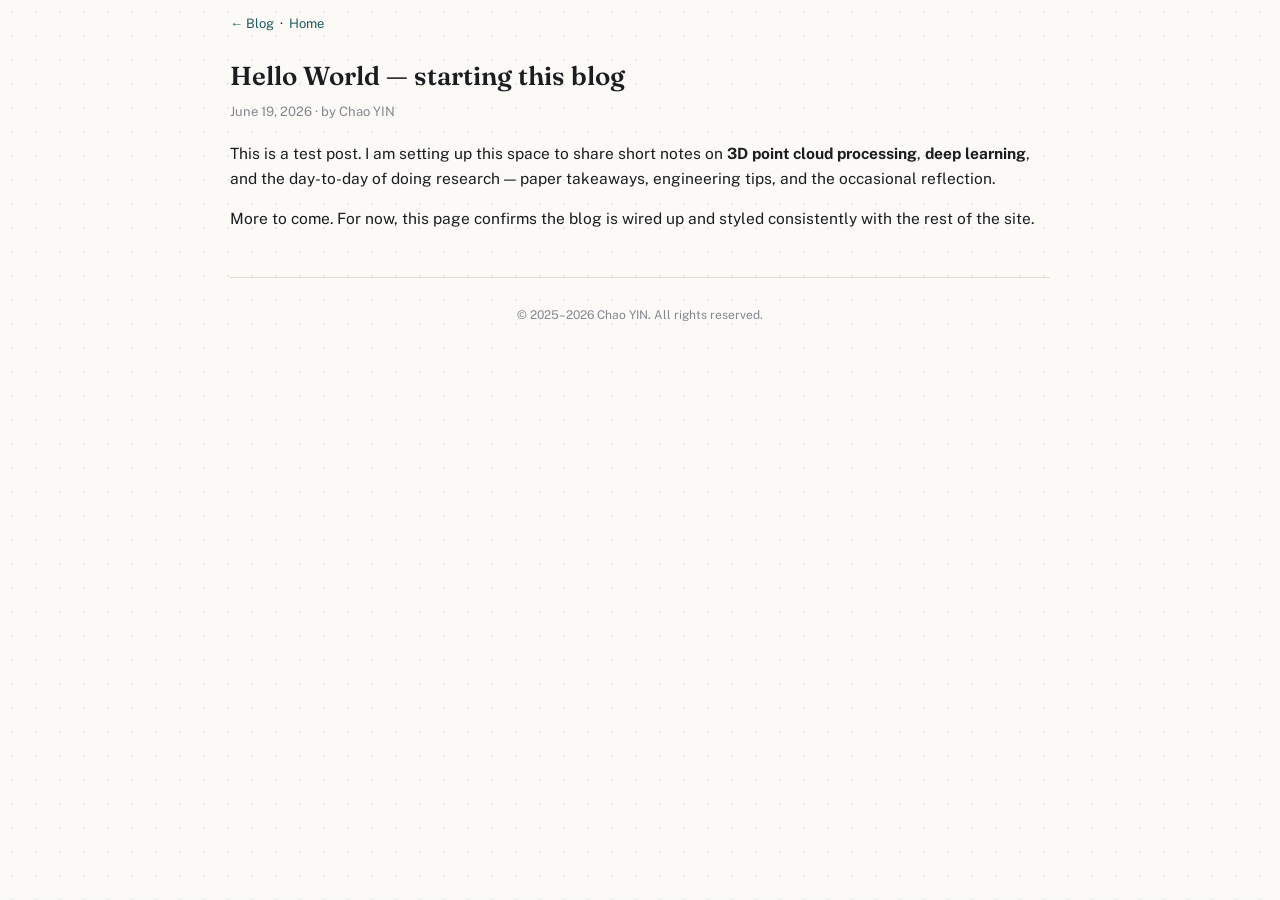
<file: blog/posts/hello-world.html>
<!DOCTYPE html>
<html lang="en">
<head>
  <meta charset="UTF-8">
  <meta name="viewport" content="width=device-width, initial-scale=1.0">
  <title>Hello World — Chao YIN</title>
  <link rel="stylesheet" type="text/css" href="../../stylesheet.css">
  <link rel="icon" type="image/svg+xml" href="../../static/img/favicon.svg">
  <link rel="canonical" href="https://pointcloudyc.github.io/blog/posts/hello-world.html">
  <meta name="description" content="Hello World — the first post on Chao YIN's blog.">
  <meta name="author" content="Chao YIN">
  <meta property="og:type" content="article">
  <meta property="og:title" content="Hello World — starting this blog">
  <meta property="og:description" content="Hello World — the first post on Chao YIN's blog.">
  <meta property="og:url" content="https://pointcloudyc.github.io/blog/posts/hello-world.html">
  <meta name="twitter:card" content="summary">
  <script src="../../static/js/site-enhance.js" defer></script>
</head>
<body>

<!-- ===== READING PROGRESS BAR ===== -->
<div id="progress-bar" aria-hidden="true"><div id="progress-fill"></div></div>

<!-- ===== BACK TO TOP ===== -->
<button class="back-to-top" id="back-to-top" aria-label="Back to top">
  <svg viewBox="0 0 24 24" fill="none" stroke="currentColor" stroke-width="2" stroke-linecap="round" stroke-linejoin="round" aria-hidden="true"><path d="M12 19V5"/><path d="M5 12l7-7 7 7"/></svg>
</button>

<table width="820" border="0" align="center" cellspacing="0" cellpadding="0">
  <tr>
    <td>

      <p class="nav-top"><a href="../index.html">&larr; Blog</a> &nbsp;&middot;&nbsp; <a href="../../index.html">Home</a></p>

      <article class="post reveal">
        <h1 class="post-title">Hello World — starting this blog</h1>
        <p class="post-meta">June 19, 2026 &middot; by Chao YIN</p>

        <p>
          This is a test post. I am setting up this space to share short notes on
          <strong>3D point cloud processing</strong>, <strong>deep learning</strong>, and the
          day-to-day of doing research — paper takeaways, engineering tips, and the occasional
          reflection.
        </p>
        <p>
          More to come. For now, this page confirms the blog is wired up and styled consistently
          with the rest of the site.
        </p>
      </article>

      <!-- ===== FOOTER ===== -->
      <div class="footer">
        <p>&copy; 2025&ndash;2026 Chao YIN. All rights reserved.</p>
      </div>

    </td>
  </tr>
</table>

</body>
</html>
</file>
<file: stylesheet.css>
/* stylesheet.css — Academic website for Dr. Chao YIN */
/* Layout modeled after jonbarron.github.io; type & color system: "Contour & Ink" */

@import url('https://fonts.googleapis.com/css2?family=Fraunces:ital,opsz,wght@0,9..144,300;0,9..144,500;0,9..144,600;1,9..144,500&family=Public+Sans:wght@400;500;600;700&family=IBM+Plex+Mono:wght@400;500;600&display=swap');

:root {
  --ink: #1c1d21;
  --ink-soft: #53555f;
  --ink-faint: #85868f;
  --paper: #fbfaf6;
  --paper-alt: #f2efe5;
  --line: #e2ddd0;
  --line-strong: #cdc5b2;
  --accent: #1f5c60;
  --accent-strong: #123f42;
  --accent-soft: #dfeae9;
  --ember: #b5541f;
  --ember-soft: #f7e6da;
  --font-display: 'Fraunces', 'Iowan Old Style', Georgia, serif;
  --font-body: 'Public Sans', -apple-system, BlinkMacSystemFont, sans-serif;
  --font-mono: 'IBM Plex Mono', 'Courier New', monospace;
}

* {
  box-sizing: border-box;
}

html {
  scroll-behavior: smooth;
}

body {
  font-family: var(--font-body);
  font-size: 15.5px;
  background-color: var(--paper);
  background-image: radial-gradient(circle, rgba(31, 92, 96, 0.10) 1px, transparent 1.6px);
  background-size: 24px 24px;
  color: var(--ink);
  margin: 0;
  padding: 0;
  line-height: 1.6;
  -webkit-font-smoothing: antialiased;
}

::selection {
  background: var(--ember-soft);
  color: var(--ink);
}

table {
  font-size: 15.5px;
}

a:link {
  color: var(--accent);
  text-decoration: none;
}

a:visited {
  color: var(--accent);
  text-decoration: none;
}

a:active {
  color: var(--ember);
  text-decoration: none;
}

a:hover {
  color: var(--ember);
  text-decoration: none;
}

a {
  transition: color 0.15s ease;
}

a:focus-visible,
button:focus-visible {
  outline: 2px solid var(--accent);
  outline-offset: 2px;
}

/* Name header */
.name {
  font-family: var(--font-display);
  font-size: 42px;
  font-weight: 600;
  letter-spacing: -0.01em;
  text-align: center;
  margin: 0;
  padding: 0;
  color: var(--ink);
}

/* Role eyebrow + subtitle under the name */
.role-title {
  text-align: center;
  font-family: var(--font-body);
  font-weight: 700;
  font-size: 13px;
  letter-spacing: 0.14em;
  text-transform: uppercase;
  color: var(--accent);
  margin: 10px 0 3px;
}

.role-sub {
  text-align: center;
  font-size: 14px;
  color: var(--ink-soft);
  margin: 0 0 4px;
}

/* Paper title */
.papertitle {
  font-family: var(--font-display);
  font-size: 16px;
  font-weight: 600;
  line-height: 1.35;
  color: var(--ink);
}

/* Section headings — small tracked label with a scan-line rule */
h2 {
  position: relative;
  font-family: var(--font-body);
  font-size: 12.5px;
  font-weight: 700;
  letter-spacing: 0.16em;
  text-transform: uppercase;
  color: var(--ink-soft);
  border: none;
  margin: 42px 0 20px;
  padding-bottom: 11px;
  scroll-margin-top: 20px;
}

/* Friendly line-icon shown before each section heading */
.h2-icon {
  width: 17px;
  height: 17px;
  margin-right: 8px;
  vertical-align: -3px;
  color: var(--ember);
  flex-shrink: 0;
}

h2::after {
  content: '';
  position: absolute;
  left: 0;
  right: 0;
  bottom: 0;
  height: 1px;
  background: linear-gradient(to right, var(--accent) 0, var(--accent) 46px, var(--line) 46px, var(--line) 100%);
}

h3 {
  font-family: var(--font-display);
  font-style: italic;
  font-weight: 500;
  font-size: 19px;
  color: var(--ink);
  margin-top: 26px;
  margin-bottom: 10px;
}

/* Paper thumbnail hover — scale-up animation */
.one {
  width: 160px;
  height: 120px;
  position: relative;
  overflow: visible;
  z-index: 1;
}
.one:hover {
  z-index: 10;
}
.two {
  display: none; /* overlay disabled; scale animation used instead */
}

/* News list */
.news-item {
  margin-bottom: 10px;
  font-size: 14.5px;
  line-height: 1.55;
}

.news-date {
  display: inline-block;
  font-family: var(--font-mono);
  font-weight: 600;
  font-size: 12px;
  color: var(--accent-strong);
  background: var(--accent-soft);
  padding: 1px 7px;
  border-radius: 4px;
  margin-right: 3px;
}

/* Link bar */
.links {
  margin-top: 12px;
  font-size: 13px;
  display: flex;
  flex-wrap: wrap;
  justify-content: center;
  gap: 6px 14px;
}

.links a,
.links .wechat {
  display: inline-flex;
  align-items: center;
  gap: 4px;
  white-space: nowrap;
  transition: color 0.15s ease, transform 0.15s ease;
}

.links a:hover {
  transform: translateY(-1px);
}

/* Inline icon (contact bar + publication links) */
.ico {
  width: 15px;
  height: 15px;
  vertical-align: middle;
}

/* WeChat: custom tooltip on hover showing WeChat ID */
.links .wechat {
  color: var(--accent);
  cursor: default;
  position: relative;
}
.links .wechat::after {
  content: "WeChat ID: ychaoonline";
  position: absolute;
  bottom: calc(100% + 6px);
  left: 50%;
  transform: translateX(-50%);
  background: var(--ink);
  color: #fff;
  padding: 4px 9px;
  border-radius: 4px;
  font-size: 12px;
  white-space: nowrap;
  opacity: 0;
  pointer-events: none;
  transition: opacity 0.2s ease;
}
.links .wechat:hover::after {
  opacity: 1;
}

/* Publication highlight legend swatch (matches .pub-featured treatment) */
.pub-highlight {
  background: var(--ember-soft);
  box-shadow: inset 3px 0 0 var(--ember);
  padding: 1px 7px 1px 9px;
  border-radius: 3px;
  font-weight: 500;
  color: var(--ink-soft);
}

/* Footer */
.footer {
  text-align: center;
  font-size: 12px;
  font-family: var(--font-body);
  color: var(--ink-faint);
  border-top: 1px solid var(--line);
  margin-top: 46px;
  padding-top: 16px;
  padding-bottom: 8px;
}

/* Award highlight */
.award-highlight {
  color: var(--ember);
  font-weight: bold;
}

/* "[New!]" style badges — small gap from surrounding text for readability */
.badge-new {
  display: inline-block;
  font-weight: 700;
  font-size: 12px;
  color: var(--ember);
  margin: 0 4px;
}

/* Citation style */
.citation-title {
  font-weight: bold;
}

.citation-venue {
  font-style: italic;
}

/* Mobile responsive */
@media screen and (max-width: 820px) {
  body {
    font-size: 16px;
  }

  table {
    font-size: 16px;
  }

  .name {
    font-size: 32px;
  }

  h2 {
    font-size: 12.5px;
  }
}

/* Photo gallery with dot-switcher */
.photo-gallery {
  display: inline-block;
  text-align: center;
}

.photo-frame {
  position: relative;
  width: 300px;
  height: 300px;
  border-radius: 50%;
  overflow: hidden;
  display: block;
  margin: 0 auto;
  box-shadow:
    0 0 0 6px var(--paper),
    0 0 0 7px var(--line-strong),
    0 22px 40px -18px rgba(28, 29, 33, 0.45);
}

.gallery-photo {
  width: 300px;
  height: 300px;
  object-fit: cover;
  border-radius: 50%;
  transition: opacity 0.2s ease;
  display: block;
}

.gallery-dots {
  margin-top: 12px;
  display: flex;
  justify-content: center;
  align-items: center;
  gap: 8px;
}

.gdot {
  width: 9px;
  height: 9px;
  border-radius: 50%;
  background: var(--line-strong);
  cursor: pointer;
  transition: background 0.2s ease, transform 0.2s ease;
  border: none;
  display: inline-block;
}

.gdot:hover {
  background: var(--ink-faint);
  transform: scale(1.2);
}

.gdot.active {
  background: var(--accent);
  transform: scale(1.15);
}

@media screen and (max-width: 820px) {
  .photo-frame,
  .gallery-photo {
    width: 220px;
    height: 220px;
  }
}

/* PCIP identity effects — point-cloud portrait overlay + canvas bands */
.pcip-portrait-canvas {
  position: absolute;
  inset: 0;
  width: 100%;
  height: 100%;
  border-radius: 50%;
  display: block;
}

.pcip-band {
  margin: 22px auto 4px;
  border: 1px solid var(--line);
  border-radius: 10px;
  background: var(--paper-alt);
  overflow: hidden;
}

.pcip-canvas {
  display: block;
  width: 100%;
  height: 200px;
  touch-action: pan-y;
}

.pcip-caption {
  margin: 0;
  padding: 8px 14px;
  font-family: var(--font-mono);
  font-size: 11px;
  letter-spacing: 0.03em;
  color: var(--ink-soft);
  text-align: center;
  background: var(--paper);
  border-top: 1px solid var(--line);
}

.pcip-hint {
  color: var(--ink-faint);
}

@media screen and (max-width: 820px) {
  .pcip-canvas {
    height: 150px;
  }
}

/* Publication thumbnail image */
.paper-thumb {
  width: 160px;
  height: 120px;
  object-fit: contain;
  background: var(--paper-alt);
  border: 1px solid var(--line);
  border-radius: 6px;
  transition: transform 0.3s ease, box-shadow 0.3s ease;
  transform-origin: center center;
  display: block;
}
.one:hover .paper-thumb {
  transform: scale(1.3);
  box-shadow: 0 10px 26px rgba(28, 29, 33, 0.32);
}
.paper-thumb.zoomable {
  cursor: zoom-in;
}

/* Small "click to enlarge" hint shown on hover of a zoomable thumbnail */
.thumb-hint {
  position: absolute;
  bottom: 4px;
  right: 4px;
  background: rgba(28, 29, 33, 0.62);
  color: #fff;
  font-size: 11px;
  line-height: 1;
  padding: 3px 5px;
  border-radius: 3px;
  opacity: 0;
  pointer-events: none;
  transition: opacity 0.2s ease;
}
.one:hover .thumb-hint {
  opacity: 1;
}

/* Figure lightbox — full-size view of a paper highlight image (Esc or backdrop click closes it) */
.lightbox {
  display: none;
  position: fixed;
  inset: 0;
  background: rgba(15, 15, 17, 0.9);
  z-index: 1000;
  align-items: center;
  justify-content: center;
  padding: 5vh 5vw;
  cursor: zoom-out;
}
.lightbox.open {
  display: flex;
}
.lightbox img {
  max-width: 100%;
  max-height: 100%;
  border-radius: 6px;
  box-shadow: 0 24px 60px rgba(0, 0, 0, 0.5);
  cursor: default;
}
.lightbox-close {
  position: absolute;
  top: 18px;
  right: 24px;
  background: none;
  border: none;
  color: #fff;
  font-size: 34px;
  line-height: 1;
  cursor: pointer;
  padding: 4px 10px;
  transition: color 0.15s ease;
}
.lightbox-close:hover {
  color: var(--ember);
}

/* Publication card wrapper (one <table> per paper) */
.pub-row {
  margin: 8px 0 24px;
  border-radius: 10px;
  transition: transform 0.25s ease, box-shadow 0.25s ease;
}
.pub-row:hover {
  transform: translateY(-2px);
  box-shadow: 0 14px 30px -14px rgba(28, 29, 33, 0.22);
}

/* Featured / key-work papers — accent bar + warm tint instead of flat yellow */
.pub-featured {
  background: var(--ember-soft);
  box-shadow: inset 4px 0 0 var(--ember);
}
.pub-featured:hover {
  box-shadow: inset 4px 0 0 var(--ember), 0 14px 30px -14px rgba(28, 29, 33, 0.22);
}

/* Venue label styling */
.venue-label {
  font-family: var(--font-mono);
  font-size: 11px;
  letter-spacing: 0.02em;
  background-color: var(--accent-soft);
  color: var(--accent-strong);
  padding: 2px 8px;
  border-radius: 20px;
  margin-left: 5px;
}

/* Publication heading note + Google Scholar note */
.h3-note {
  font-family: var(--font-body);
  font-style: normal;
  font-size: 12px;
  font-weight: normal;
  text-transform: none;
  letter-spacing: normal;
  color: var(--ink-faint);
}

.pub-note {
  font-size: 13px;
  color: var(--ink-soft);
  margin: 0 0 10px 0;
}

/* Publication link row (DOI / Code / BibTeX) */
.pub-links {
  margin: 5px 0;
  font-size: 12px;
  display: flex;
  flex-wrap: wrap;
  align-items: center;
  gap: 4px 12px;
}

.pub-links a {
  display: inline-flex;
  align-items: center;
  gap: 4px;
  white-space: nowrap;
}

/* GitHub star count badge */
.stars {
  display: inline-block;
  font-family: var(--font-mono);
  font-size: 11px;
  color: var(--ember);
  margin-left: 2px;
}

/* BibTeX box (hidden until toggled) */
.bibtex-box {
  display: none;
  position: relative;
  margin: 5px 0 10px 0;
  background-color: var(--paper-alt);
  border: 1px solid var(--line);
  border-radius: 6px;
}

.bibtex-box pre {
  margin: 0;
  padding: 12px 14px;
  font-family: var(--font-mono);
  font-size: 11.5px;
  line-height: 1.5;
  color: var(--ink-soft);
  white-space: pre-wrap;
  word-break: break-word;
}

.bib-copy {
  position: absolute;
  top: 7px;
  right: 7px;
  font-family: var(--font-mono);
  font-size: 11px;
  padding: 2px 9px;
  background-color: var(--paper);
  border: 1px solid var(--line-strong);
  border-radius: 4px;
  color: var(--accent);
  cursor: pointer;
  transition: background 0.15s ease, color 0.15s ease;
}

.bib-copy:hover {
  background-color: var(--accent);
  border-color: var(--accent);
  color: #ffffff;
}

/* ===== Top navigation menu (Home / About / Blog / Industrial3D) ===== */
.topnav {
  display: flex;
  justify-content: center;
  gap: 2px;
  margin: 6px 0 30px 0;
  padding: 0;
  border-bottom: 1px solid var(--line);
}

.topnav a {
  position: relative;
  display: inline-block;
  margin: 0;
  padding: 11px 15px;
  font-family: var(--font-mono);
  font-size: 12px;
  font-weight: 600;
  letter-spacing: 0.09em;
  text-transform: uppercase;
  color: var(--ink-soft);
}

.topnav a:hover {
  color: var(--accent);
}

.topnav a.active {
  color: var(--ink);
}

.topnav a.active::after {
  content: '';
  position: absolute;
  left: 15px;
  right: 15px;
  bottom: -1px;
  height: 2px;
  background: var(--ember);
}

/* ===== Blog ===== */
.nav-top {
  font-size: 13px;
  margin: 14px 0 0 0;
}

.post-list {
  padding-left: 20px;
}

.post-list .news-item {
  margin-bottom: 14px;
}

.post-excerpt {
  font-size: 13px;
  color: var(--ink-soft);
  margin-top: 2px;
}

.post {
  margin-top: 16px;
  line-height: 1.6;
}

.post-title {
  font-family: var(--font-display);
  font-size: 26px;
  font-weight: 600;
  margin-bottom: 4px;
}

.post-meta {
  font-size: 13px;
  color: var(--ink-faint);
  margin-top: 0;
  margin-bottom: 18px;
}

/* ===== Industrial3D project pages ===== */
.subnav {
  text-align: center;
  border-bottom: 1px solid var(--line);
  padding-bottom: 8px;
  margin-bottom: 6px;
}

.subnav a {
  margin: 0 10px;
  font-size: 14px;
}

.subnav a.active {
  font-weight: bold;
  color: var(--ember);
}

.hero-sub {
  text-align: center;
  font-size: 15px;
  color: var(--ink-soft);
  margin-top: -4px;
}

.btn-row {
  text-align: center;
  display: flex;
  flex-wrap: wrap;
  justify-content: center;
  gap: 10px;
  margin: 16px 0;
}

.btn {
  display: inline-flex;
  align-items: center;
  gap: 6px;
  padding: 6px 14px;
  border: 1px solid var(--accent);
  border-radius: 5px;
  font-size: 13px;
  transition: background 0.15s ease, color 0.15s ease;
}

.btn:hover {
  background-color: var(--accent);
  color: #ffffff;
}

.btn:hover .ico {
  filter: brightness(0) invert(1);
}

.stat-grid {
  display: flex;
  flex-wrap: wrap;
  justify-content: center;
  gap: 14px;
  margin: 18px 0;
}

.stat {
  flex: 1 1 140px;
  min-width: 120px;
  text-align: center;
  background-color: var(--paper-alt);
  border: 1px solid var(--line);
  border-radius: 6px;
  padding: 12px 8px;
}

.stat .num {
  font-family: var(--font-display);
  font-size: 27px;
  font-weight: 600;
  color: var(--accent);
}

.stat .label {
  font-size: 12px;
  color: var(--ink-soft);
  margin-top: 2px;
}

.data-table {
  width: 100%;
  border-collapse: collapse;
  font-size: 13px;
  margin: 10px 0;
}

.data-table th,
.data-table td {
  border: 1px solid var(--line);
  padding: 6px 10px;
  text-align: left;
}

.data-table th {
  background-color: var(--paper-alt);
}

/* ===================================================================
   RESPONSIVE LAYOUT (mobile + tablet)
   The site uses fixed-width table layouts (Jon Barron style). These
   rules make the 820px container fluid and let the header + paper
   rows stack vertically on narrow screens.
   =================================================================== */

/* The fixed-width outer container becomes fluid below 820px */
table[width="820"] {
  width: 100%;
  max-width: 820px;
  box-sizing: border-box;
}

img {
  max-width: 100%;
  height: auto;
}

/* Tablet and below: add side gutters so content is not flush to edges */
@media screen and (max-width: 820px) {
  body {
    padding: 0 14px;
  }
}

/* ===== Reading progress bar ===== */
#progress-bar {
  position: fixed;
  top: 0;
  left: 0;
  right: 0;
  height: 3px;
  z-index: 200;
  pointer-events: none;
  background: transparent;
}

#progress-fill {
  height: 100%;
  width: 100%;
  background: linear-gradient(to right, var(--accent), var(--ember));
  transform: scaleX(0);
  transform-origin: left center;
  will-change: transform;
}

@media (prefers-reduced-motion: no-preference) {
  #progress-fill {
    transition: transform 0.12s linear;
  }
}

/* ===== Back to top ===== */
.back-to-top {
  position: fixed;
  right: 22px;
  bottom: 22px;
  width: 42px;
  height: 42px;
  border-radius: 50%;
  background: var(--paper);
  border: 1px solid var(--line-strong);
  color: var(--accent);
  display: flex;
  align-items: center;
  justify-content: center;
  box-shadow: 0 8px 20px -8px rgba(28, 29, 33, 0.35);
  cursor: pointer;
  opacity: 0;
  transform: translateY(8px);
  pointer-events: none;
  transition: opacity 0.25s ease, transform 0.25s ease, background 0.15s ease, color 0.15s ease;
  z-index: 90;
}

.back-to-top.visible {
  opacity: 1;
  transform: translateY(0);
  pointer-events: auto;
}

.back-to-top:hover {
  background: var(--accent);
  color: #fff;
  border-color: var(--accent);
}

.back-to-top svg {
  width: 18px;
  height: 18px;
}

/* ===== Section dot-rail (desktop scrollspy) ===== */
.section-rail {
  position: fixed;
  right: 26px;
  top: 50%;
  transform: translateY(-50%);
  display: flex;
  flex-direction: column;
  align-items: center;
  gap: 16px;
  z-index: 80;
}

.section-rail a {
  position: relative;
  width: 9px;
  height: 9px;
  border-radius: 50%;
  background: var(--line-strong);
  transition: background 0.2s ease, transform 0.2s ease;
}

.section-rail a:hover,
.section-rail a:focus-visible {
  background: var(--ink-faint);
  transform: scale(1.25);
}

.section-rail a.active {
  background: var(--accent);
  transform: scale(1.3);
}

.section-rail a::after {
  content: attr(data-label);
  position: absolute;
  right: calc(100% + 10px);
  top: 50%;
  transform: translateY(-50%);
  background: var(--ink);
  color: #fff;
  padding: 4px 9px;
  border-radius: 4px;
  font-size: 11.5px;
  font-family: var(--font-mono);
  white-space: nowrap;
  opacity: 0;
  pointer-events: none;
  transition: opacity 0.2s ease;
}

.section-rail a:hover::after,
.section-rail a:focus-visible::after {
  opacity: 1;
}

@media screen and (max-width: 1100px) {
  .section-rail {
    display: none;
  }
}

/* ===== Scroll-reveal (sections + publication cards) — skipped entirely under reduced motion ===== */
@media (prefers-reduced-motion: no-preference) {
  .reveal {
    opacity: 0;
    transform: translateY(18px);
    transition: opacity 0.6s ease, transform 0.6s ease;
  }

  .reveal.is-visible {
    opacity: 1;
    transform: none;
  }

  /* pub-row already has its own hover transform; don't fight it before reveal */
  .pub-row.reveal:hover {
    transform: translateY(-2px);
  }
  .pub-row.reveal.is-visible:hover {
    transform: translateY(-2px);
  }
}

/* Anchors and buttons that live inside a link bar (BibTeX toggle, WeChat) —
   reset native button chrome so they read identically to the surrounding <a> tags */
.pub-links button,
.links button {
  display: inline-flex;
  align-items: center;
  gap: 4px;
  white-space: nowrap;
  background: none;
  border: none;
  padding: 0;
  margin: 0;
  font: inherit;
  color: var(--accent);
  cursor: pointer;
  transition: color 0.15s ease;
}

.pub-links button:hover,
.links button:hover {
  color: var(--ember);
}

.links .wechat.show-tip::after {
  opacity: 1;
}

/* Phones and small tablets: stack the header and paper rows */
@media screen and (max-width: 768px) {

  /* Header row: photo on top, name/bio below */
  table[cellpadding="12"] tr {
    display: flex;
    flex-direction: column;
  }
  table[cellpadding="12"] td {
    display: block;
    width: 100% !important;
  }
  table[cellpadding="12"] td.photo-cell {
    order: -1;
    margin-bottom: 10px;
  }

  /* Publication rows: thumbnail centered on top, text below */
  table[cellpadding="8"] td {
    display: block;
    width: 100% !important;
  }
  table[cellpadding="8"] td[width="20%"] {
    text-align: center;
    margin-bottom: 8px;
  }
  table[cellpadding="8"] .one,
  table[cellpadding="8"] .two {
    margin: 0 auto;
  }

  /* Industrial3D data tables: allow horizontal scroll instead of overflow */
  .data-table {
    display: block;
    overflow-x: auto;
    white-space: nowrap;
  }
}
</file>
<file: industrial3d/css/style.css>
/* ============================================================
   Industrial3D — "Industrial Blueprint" Design System
   Dark navy + cyan blueprint grid + Playfair Display serif
   ============================================================ */

@import url('https://fonts.googleapis.com/css2?family=Playfair+Display:ital,wght@0,400;0,600;0,700;1,400;1,600&family=DM+Sans:ital,opsz,wght@0,9..40,300;0,9..40,400;0,9..40,500;0,9..40,600;1,9..40,300;1,9..40,400&family=JetBrains+Mono:wght@300;400;500;600&display=swap');

/* ── Custom Properties ─────────────────────────────────────── */
:root,
[data-theme="dark"] {
  --bg-primary:    #07091a;
  --bg-surface:    #0c1124;
  --bg-elevated:   #12192e;
  --bg-card:       #0f1628;
  --border-faint:  #151f38;
  --border:        #1c2d4e;
  --border-bright: #2a4070;
  --accent:        #00c8ff;
  --accent-dim:    rgba(0, 200, 255, 0.10);
  --accent-bright: #40dcff;
  --accent-glow:   rgba(0, 200, 255, 0.20);
  --accent-2:      #64ffda;
  --warning:       #f5b52a;
  --warning-dim:   rgba(245, 181, 42, 0.12);
  --success:       #4ade80;
  --danger:        #f87171;
  --text-primary:  #d4e8ff;
  --text-secondary:#7a9ec8;
  --text-muted:    #3a5070;
  --text-inverse:  #07091a;
  --grid-color:    rgba(0, 200, 255, 0.032);
  --grid-size:     60px;
  --shadow-sm:     0 1px 3px rgba(0,0,0,0.5);
  --shadow-md:     0 4px 16px rgba(0,0,0,0.6);
  --shadow-lg:     0 12px 40px rgba(0,0,0,0.7);
  --shadow-accent: 0 0 24px rgba(0, 200, 255, 0.15);
  --radius-sm:     4px;
  --radius:        8px;
  --radius-lg:     14px;
  --radius-xl:     20px;
  --nav-height:    64px;
  --transition:    200ms cubic-bezier(0.4, 0, 0.2, 1);
}

[data-theme="light"] {
  --bg-primary:    #eef2fa;
  --bg-surface:    #ffffff;
  --bg-elevated:   #f4f7fd;
  --bg-card:       #ffffff;
  --border-faint:  #e0e8f5;
  --border:        #ccd8ee;
  --border-bright: #a8c0de;
  --accent:        #0073a8;
  --accent-dim:    rgba(0, 115, 168, 0.08);
  --accent-bright: #005a84;
  --accent-glow:   rgba(0, 115, 168, 0.16);
  --accent-2:      #006b50;
  --warning:       #b86f00;
  --warning-dim:   rgba(184, 111, 0, 0.10);
  --success:       #166534;
  --danger:        #c0392b;
  --text-primary:  #07101e;
  --text-secondary:#3a5070;
  --text-muted:    #7a90aa;
  --text-inverse:  #ffffff;
  --grid-color:    rgba(0, 80, 160, 0.05);
}

/* ── Reset ──────────────────────────────────────────────────── */
*, *::before, *::after { box-sizing: border-box; margin: 0; padding: 0; }

html {
  scroll-behavior: smooth;
  -webkit-text-size-adjust: 100%;
}

/* ── Base ───────────────────────────────────────────────────── */
body {
  font-family: 'DM Sans', system-ui, -apple-system, sans-serif;
  font-size: 16px;
  line-height: 1.65;
  color: var(--text-primary);
  background-color: var(--bg-primary);
  background-image:
    linear-gradient(var(--grid-color) 1px, transparent 1px),
    linear-gradient(90deg, var(--grid-color) 1px, transparent 1px);
  background-size: var(--grid-size) var(--grid-size);
  min-height: 100vh;
  transition: background-color var(--transition), color var(--transition);
}

a { color: var(--accent); text-decoration: none; transition: color var(--transition), opacity var(--transition); }
a:hover { color: var(--accent-bright); }

img { max-width: 100%; height: auto; display: block; }
video { max-width: 100%; display: block; }

ul, ol { list-style: none; }

/* ── Typography ─────────────────────────────────────────────── */
h1, h2, h3, h4 {
  font-family: 'Playfair Display', Georgia, 'Times New Roman', serif;
  line-height: 1.2;
  color: var(--text-primary);
  font-weight: 600;
}

h1 { font-size: clamp(2.2rem, 5vw, 3.8rem); letter-spacing: -0.02em; }
h2 { font-size: clamp(1.6rem, 3vw, 2.4rem); letter-spacing: -0.01em; }
h3 { font-size: clamp(1.2rem, 2vw, 1.6rem); }
h4 { font-size: 1.1rem; font-weight: 600; font-family: 'DM Sans', sans-serif; }

p { max-width: 72ch; }

.mono, code, pre, .stat-value, .miou-cell, td.mono {
  font-family: 'JetBrains Mono', 'Courier New', monospace;
}

code {
  background: var(--bg-elevated);
  border: 1px solid var(--border);
  border-radius: var(--radius-sm);
  padding: 0.1em 0.4em;
  font-size: 0.875em;
  color: var(--accent);
}

pre {
  background: var(--bg-surface);
  border: 1px solid var(--border);
  border-radius: var(--radius);
  padding: 1.25rem 1.5rem;
  overflow-x: auto;
  font-size: 0.875rem;
  line-height: 1.7;
  color: var(--text-primary);
  position: relative;
}

pre code {
  background: none;
  border: none;
  padding: 0;
  font-size: inherit;
  color: inherit;
}

/* ── Layout Utilities ───────────────────────────────────────── */
.container {
  max-width: 1200px;
  margin: 0 auto;
  padding: 0 1.5rem;
}

.container--wide {
  max-width: 1400px;
  margin: 0 auto;
  padding: 0 1.5rem;
}

.section {
  padding: 5rem 0;
}

.section--tight {
  padding: 3rem 0;
}

.section-label {
  font-family: 'JetBrains Mono', monospace;
  font-size: 0.75rem;
  font-weight: 500;
  letter-spacing: 0.12em;
  text-transform: uppercase;
  color: var(--accent);
  margin-bottom: 0.75rem;
  display: block;
}

.section-title {
  margin-bottom: 1rem;
}

.section-subtitle {
  color: var(--text-secondary);
  font-size: 1.05rem;
  max-width: 60ch;
  margin-bottom: 3rem;
}

.grid-2 { display: grid; grid-template-columns: repeat(2, 1fr); gap: 1.5rem; }
.grid-3 { display: grid; grid-template-columns: repeat(3, 1fr); gap: 1.5rem; }
.grid-4 { display: grid; grid-template-columns: repeat(4, 1fr); gap: 1.25rem; }

/* ── Navigation ─────────────────────────────────────────────── */
.site-header {
  position: fixed;
  top: 0;
  left: 0;
  right: 0;
  z-index: 100;
  background: rgba(7, 9, 26, 0.85);
  backdrop-filter: blur(16px) saturate(180%);
  -webkit-backdrop-filter: blur(16px) saturate(180%);
  border-bottom: 1px solid var(--border-faint);
  height: var(--nav-height);
}

[data-theme="light"] .site-header {
  background: rgba(238, 242, 250, 0.88);
}

.nav-container {
  max-width: 1200px;
  margin: 0 auto;
  padding: 0 1.5rem;
  height: 100%;
  display: flex;
  align-items: center;
  justify-content: space-between;
  gap: 1.5rem;
}

.nav-brand {
  flex-shrink: 0;
}

.brand-link {
  display: flex;
  align-items: center;
  gap: 0.5rem;
  color: var(--text-primary);
  font-weight: 600;
  font-size: 1rem;
  letter-spacing: 0.02em;
}

.brand-link:hover { color: var(--accent); }

.brand-icon {
  font-size: 1.4rem;
  color: var(--accent);
  line-height: 1;
}

.brand-name {
  font-family: 'JetBrains Mono', monospace;
  font-weight: 600;
}

.nav-links {
  display: flex;
  align-items: center;
  gap: 0.25rem;
  flex: 1;
  justify-content: center;
}

.nav-link {
  padding: 0.4rem 0.85rem;
  border-radius: var(--radius-sm);
  font-size: 0.9rem;
  font-weight: 500;
  color: var(--text-secondary);
  transition: color var(--transition), background-color var(--transition);
  position: relative;
}

.nav-link::after {
  content: '';
  position: absolute;
  bottom: -2px;
  left: 0.85rem;
  right: 0.85rem;
  height: 2px;
  background: var(--accent);
  border-radius: 1px;
  transform: scaleX(0);
  transition: transform var(--transition);
}

.nav-link:hover {
  color: var(--text-primary);
  background: var(--accent-dim);
}

.nav-link.active {
  color: var(--accent);
}

.nav-link.active::after {
  transform: scaleX(1);
}

.nav-actions {
  display: flex;
  align-items: center;
  gap: 0.75rem;
  flex-shrink: 0;
}

.theme-toggle {
  background: none;
  border: 1px solid var(--border);
  border-radius: var(--radius-sm);
  width: 36px;
  height: 36px;
  display: flex;
  align-items: center;
  justify-content: center;
  cursor: pointer;
  color: var(--text-secondary);
  transition: border-color var(--transition), color var(--transition), background-color var(--transition);
  font-size: 0.95rem;
}

.theme-toggle:hover {
  border-color: var(--accent);
  color: var(--accent);
  background: var(--accent-dim);
}

[data-theme="dark"] .theme-icon-light { display: none; }
[data-theme="light"] .theme-icon-dark { display: none; }

.btn-github {
  display: flex;
  align-items: center;
  gap: 0.4rem;
  padding: 0.35rem 0.85rem;
  border: 1px solid var(--border);
  border-radius: var(--radius-sm);
  font-size: 0.85rem;
  font-weight: 500;
  color: var(--text-secondary);
  transition: all var(--transition);
}

.btn-github:hover {
  border-color: var(--accent);
  color: var(--accent);
  background: var(--accent-dim);
}

.btn-github svg { width: 16px; height: 16px; }

.nav-hamburger {
  display: none;
  flex-direction: column;
  gap: 5px;
  background: none;
  border: none;
  cursor: pointer;
  padding: 4px;
}

.nav-hamburger span {
  display: block;
  width: 22px;
  height: 2px;
  background: var(--text-secondary);
  border-radius: 1px;
  transition: transform var(--transition), opacity var(--transition);
}

/* ── Status Banner ──────────────────────────────────────────── */
.status-banner {
  background: var(--warning-dim);
  border: 1px solid rgba(245, 181, 42, 0.3);
  border-radius: var(--radius);
  padding: 0.75rem 1.25rem;
  display: flex;
  align-items: center;
  gap: 0.75rem;
  font-size: 0.9rem;
  color: var(--warning);
  margin-bottom: 2rem;
}

.status-banner-icon { font-size: 1rem; flex-shrink: 0; }
.status-banner a { color: var(--warning); text-decoration: underline; }

/* ── Buttons ─────────────────────────────────────────────────── */
.btn {
  display: inline-flex;
  align-items: center;
  gap: 0.5rem;
  padding: 0.65rem 1.4rem;
  border-radius: var(--radius-sm);
  font-weight: 500;
  font-size: 0.9rem;
  cursor: pointer;
  transition: all var(--transition);
  white-space: nowrap;
  border: none;
  text-decoration: none;
}

.btn-primary {
  background: var(--accent);
  color: var(--text-inverse);
}

.btn-primary:hover {
  background: var(--accent-bright);
  color: var(--text-inverse);
  box-shadow: var(--shadow-accent);
  transform: translateY(-1px);
}

.btn-outline {
  background: transparent;
  color: var(--text-secondary);
  border: 1px solid var(--border);
}

.btn-outline:hover {
  border-color: var(--accent);
  color: var(--accent);
  background: var(--accent-dim);
}

.btn-sm {
  padding: 0.35rem 0.85rem;
  font-size: 0.82rem;
}

.btn-copy {
  position: absolute;
  top: 0.75rem;
  right: 0.75rem;
  background: var(--bg-elevated);
  border: 1px solid var(--border);
  border-radius: var(--radius-sm);
  padding: 0.3rem 0.65rem;
  font-family: 'JetBrains Mono', monospace;
  font-size: 0.75rem;
  color: var(--text-secondary);
  cursor: pointer;
  transition: all var(--transition);
}

.btn-copy:hover { border-color: var(--accent); color: var(--accent); }
.btn-copy.copied { color: var(--success); border-color: var(--success); }

/* ── Hero Section ───────────────────────────────────────────── */
.hero {
  min-height: 100vh;
  display: flex;
  align-items: center;
  padding: calc(var(--nav-height) + 4rem) 0 4rem;
  position: relative;
  overflow: hidden;
}

.hero::before {
  content: '';
  position: absolute;
  top: 20%;
  right: -10%;
  width: 600px;
  height: 600px;
  background: radial-gradient(ellipse, rgba(0, 200, 255, 0.06) 0%, transparent 70%);
  pointer-events: none;
}

.hero-inner {
  display: grid;
  grid-template-columns: 1fr 1fr;
  gap: 4rem;
  align-items: center;
  max-width: 1200px;
  margin: 0 auto;
  padding: 0 1.5rem;
}

.hero-content {
  display: flex;
  flex-direction: column;
  gap: 1.5rem;
}

.hero-badge {
  display: inline-flex;
  align-items: center;
  gap: 0.4rem;
  background: var(--warning-dim);
  border: 1px solid rgba(245, 181, 42, 0.35);
  color: var(--warning);
  font-size: 0.8rem;
  font-weight: 600;
  font-family: 'JetBrains Mono', monospace;
  letter-spacing: 0.06em;
  padding: 0.3rem 0.75rem;
  border-radius: 100px;
  width: fit-content;
}

.hero-eyebrow {
  font-family: 'JetBrains Mono', monospace;
  font-size: 0.78rem;
  letter-spacing: 0.15em;
  text-transform: uppercase;
  color: var(--accent);
  font-weight: 400;
}

.hero-title {
  font-size: clamp(3rem, 6vw, 5rem);
  font-style: italic;
  font-weight: 700;
  line-height: 1.05;
  color: var(--text-primary);
  background: linear-gradient(135deg, var(--text-primary) 40%, var(--accent) 100%);
  -webkit-background-clip: text;
  -webkit-text-fill-color: transparent;
  background-clip: text;
}

.hero-subtitle {
  font-size: 1.05rem;
  color: var(--text-secondary);
  line-height: 1.6;
  max-width: 52ch;
}

.hero-buttons {
  display: flex;
  flex-wrap: wrap;
  gap: 0.75rem;
  margin-top: 0.5rem;
}

.hero-image-wrapper {
  position: relative;
  border-radius: var(--radius-lg);
  overflow: hidden;
  border: 1px solid var(--border);
  background: var(--bg-surface);
  box-shadow: var(--shadow-lg);
}

.hero-image-wrapper::before {
  content: '';
  position: absolute;
  inset: 0;
  background: linear-gradient(135deg, transparent 60%, rgba(0, 200, 255, 0.06) 100%);
  z-index: 1;
  pointer-events: none;
}

.hero-image-wrapper img {
  width: 100%;
  height: auto;
  display: block;
}

/* ── Stats Strip ─────────────────────────────────────────────── */
.stats-strip {
  background: var(--bg-surface);
  border-top: 1px solid var(--border-faint);
  border-bottom: 1px solid var(--border-faint);
  padding: 2rem 0;
  overflow-x: auto;
}

.stats-grid {
  display: grid;
  grid-template-columns: repeat(7, auto);
  gap: 0;
  max-width: 1200px;
  margin: 0 auto;
  padding: 0 1.5rem;
  min-width: 700px;
}

.stat-item {
  display: flex;
  flex-direction: column;
  align-items: center;
  text-align: center;
  padding: 0 1.5rem;
  position: relative;
}

.stat-item + .stat-item::before {
  content: '';
  position: absolute;
  left: 0;
  top: 10%;
  height: 80%;
  width: 1px;
  background: var(--border-faint);
}

.stat-value {
  font-family: 'JetBrains Mono', monospace;
  font-size: clamp(1.5rem, 2.5vw, 2.2rem);
  font-weight: 500;
  color: var(--accent);
  line-height: 1;
  margin-bottom: 0.3rem;
}

.stat-label {
  font-size: 0.75rem;
  color: var(--text-muted);
  letter-spacing: 0.05em;
  text-transform: uppercase;
  white-space: nowrap;
}

/* ── Cards ───────────────────────────────────────────────────── */
.card {
  background: var(--bg-card);
  border: 1px solid var(--border-faint);
  border-radius: var(--radius-lg);
  padding: 1.75rem;
  transition: border-color var(--transition), box-shadow var(--transition), transform var(--transition);
}

.card:hover {
  border-color: var(--border);
  box-shadow: var(--shadow-md);
}

.card--accent {
  border-color: rgba(0, 200, 255, 0.25);
  background: linear-gradient(135deg, var(--bg-card) 0%, rgba(0, 200, 255, 0.03) 100%);
}

.card--accent:hover {
  border-color: rgba(0, 200, 255, 0.45);
  box-shadow: var(--shadow-accent);
}

/* ── Abstract Section ────────────────────────────────────────── */
.abstract-text {
  font-size: 1.05rem;
  line-height: 1.8;
  color: var(--text-secondary);
  max-width: 80ch;
  border-left: 2px solid var(--accent);
  padding-left: 1.5rem;
  font-style: italic;
}

/* ── Dual Crisis ─────────────────────────────────────────────── */
.dual-crisis {
  display: grid;
  grid-template-columns: 1fr 1fr;
  gap: 1.5rem;
  margin-top: 2rem;
}

.crisis-card {
  background: var(--bg-card);
  border: 1px solid var(--border);
  border-radius: var(--radius-lg);
  padding: 2rem;
  position: relative;
  overflow: hidden;
}

.crisis-card::before {
  content: '';
  position: absolute;
  top: 0;
  left: 0;
  right: 0;
  height: 3px;
  background: linear-gradient(90deg, var(--accent), var(--accent-2));
}

.crisis-number {
  font-family: 'Playfair Display', serif;
  font-size: 4rem;
  font-weight: 700;
  color: var(--accent);
  line-height: 1;
  margin-bottom: 0.5rem;
  opacity: 0.9;
}

.crisis-title {
  font-size: 1rem;
  font-weight: 600;
  color: var(--text-primary);
  margin-bottom: 0.5rem;
  font-family: 'DM Sans', sans-serif;
}

.crisis-desc {
  font-size: 0.9rem;
  color: var(--text-secondary);
  line-height: 1.6;
}

/* ── Authors ─────────────────────────────────────────────────── */
.authors-grid {
  display: flex;
  flex-wrap: wrap;
  gap: 1rem;
  margin-top: 1.5rem;
}

.author-item {
  background: var(--bg-elevated);
  border: 1px solid var(--border-faint);
  border-radius: var(--radius);
  padding: 0.85rem 1.1rem;
  font-size: 0.875rem;
  line-height: 1.4;
  transition: border-color var(--transition);
}

.author-item:hover { border-color: var(--accent); }

.author-name { font-weight: 600; color: var(--text-primary); }
.author-affil { color: var(--text-muted); font-size: 0.8rem; margin-top: 0.15rem; }
.author-item.corresponding .author-name::after {
  content: " ✉";
  color: var(--accent);
  font-size: 0.85em;
}

/* ── Class Taxonomy ──────────────────────────────────────────── */
.tier-group { margin-bottom: 2.5rem; }

.tier-header {
  display: flex;
  align-items: center;
  gap: 1rem;
  margin-bottom: 1rem;
  padding-bottom: 0.75rem;
  border-bottom: 1px solid var(--border-faint);
}

.tier-badge {
  font-family: 'JetBrains Mono', monospace;
  font-size: 0.72rem;
  font-weight: 600;
  letter-spacing: 0.08em;
  padding: 0.25rem 0.65rem;
  border-radius: 100px;
  text-transform: uppercase;
}

.tier-1 .tier-badge { background: rgba(248, 113, 113, 0.15); color: #f87171; border: 1px solid rgba(248, 113, 113, 0.3); }
.tier-2 .tier-badge { background: rgba(250, 204, 21, 0.12); color: #facc15; border: 1px solid rgba(250, 204, 21, 0.25); }
.tier-3 .tier-badge { background: rgba(100, 255, 218, 0.10); color: var(--accent-2); border: 1px solid rgba(100, 255, 218, 0.2); }

.tier-pct {
  font-family: 'JetBrains Mono', monospace;
  font-size: 0.85rem;
  color: var(--text-muted);
}

.classes-grid {
  display: grid;
  grid-template-columns: repeat(auto-fill, minmax(200px, 1fr));
  gap: 0.75rem;
}

.class-card {
  background: var(--bg-elevated);
  border: 1px solid var(--border-faint);
  border-radius: var(--radius);
  padding: 0.9rem 1rem;
  display: flex;
  align-items: flex-start;
  gap: 0.75rem;
  transition: border-color var(--transition), transform var(--transition);
}

.class-card:hover {
  border-color: var(--border-bright);
  transform: translateY(-1px);
}

.class-dot {
  width: 12px;
  height: 12px;
  border-radius: 50%;
  flex-shrink: 0;
  margin-top: 4px;
}

.class-info { min-width: 0; }

.class-name {
  font-weight: 600;
  font-size: 0.875rem;
  color: var(--text-primary);
}

.class-abbr {
  font-family: 'JetBrains Mono', monospace;
  font-size: 0.72rem;
  color: var(--text-muted);
}

.class-desc {
  font-size: 0.78rem;
  color: var(--text-secondary);
  margin-top: 0.2rem;
  line-height: 1.4;
}

/* ── Statistics / Figures ────────────────────────────────────── */
.figure-block {
  background: var(--bg-card);
  border: 1px solid var(--border-faint);
  border-radius: var(--radius-lg);
  overflow: hidden;
}

.figure-block img {
  width: 100%;
  height: auto;
  display: block;
}

.figure-caption {
  padding: 0.85rem 1.25rem;
  font-size: 0.82rem;
  color: var(--text-muted);
  border-top: 1px solid var(--border-faint);
  font-style: italic;
}

/* ── Video Gallery ───────────────────────────────────────────── */
.video-grid {
  display: grid;
  grid-template-columns: repeat(2, 1fr);
  gap: 1.5rem;
}

.video-card {
  background: var(--bg-card);
  border: 1px solid var(--border-faint);
  border-radius: var(--radius-lg);
  overflow: hidden;
  transition: border-color var(--transition), box-shadow var(--transition);
}

.video-card:hover {
  border-color: var(--border-bright);
  box-shadow: var(--shadow-md);
}

.video-wrapper {
  position: relative;
  aspect-ratio: 16/9;
  background: #000;
  overflow: hidden;
}

.video-wrapper video,
.video-wrapper img {
  width: 100%;
  height: 100%;
  object-fit: cover;
  display: block;
}

.video-tag {
  position: absolute;
  top: 0.75rem;
  right: 0.75rem;
  font-family: 'JetBrains Mono', monospace;
  font-size: 0.7rem;
  font-weight: 500;
  padding: 0.2rem 0.5rem;
  border-radius: 4px;
  z-index: 2;
}

.video-tag.train { background: rgba(74, 222, 128, 0.85); color: #052a10; }
.video-tag.test  { background: rgba(248, 113, 113, 0.85); color: #2a0505; }

.video-meta {
  padding: 1rem 1.25rem;
}

.video-title {
  font-weight: 600;
  font-size: 0.9rem;
  color: var(--text-primary);
  margin-bottom: 0.25rem;
}

.video-desc {
  font-size: 0.8rem;
  color: var(--text-secondary);
  line-height: 1.5;
}

/* ── Data Split Table ────────────────────────────────────────── */
.split-table-wrapper {
  overflow-x: auto;
  border-radius: var(--radius-lg);
  border: 1px solid var(--border-faint);
}

.split-table {
  width: 100%;
  border-collapse: collapse;
  font-size: 0.9rem;
}

.split-table th {
  background: var(--bg-elevated);
  padding: 0.75rem 1rem;
  text-align: left;
  font-family: 'JetBrains Mono', monospace;
  font-size: 0.75rem;
  letter-spacing: 0.06em;
  text-transform: uppercase;
  color: var(--text-muted);
  border-bottom: 1px solid var(--border);
  white-space: nowrap;
}

.split-table td {
  padding: 0.7rem 1rem;
  border-bottom: 1px solid var(--border-faint);
  color: var(--text-secondary);
}

.split-table tr:last-child td { border-bottom: none; }

.split-table tr:hover td { background: var(--accent-dim); }

.split-label {
  font-family: 'JetBrains Mono', monospace;
  font-size: 0.78rem;
  font-weight: 600;
  padding: 0.15rem 0.5rem;
  border-radius: 4px;
  white-space: nowrap;
}

.split-train { background: rgba(74, 222, 128, 0.12); color: var(--success); }
.split-val   { background: rgba(250, 204, 21, 0.10); color: var(--warning); }
.split-test  { background: rgba(248, 113, 113, 0.12); color: var(--danger); }

/* ── Download ────────────────────────────────────────────────── */
.download-grid {
  display: grid;
  grid-template-columns: repeat(auto-fit, minmax(240px, 1fr));
  gap: 1rem;
  margin-top: 1.5rem;
}

.download-card {
  background: var(--bg-elevated);
  border: 1px solid var(--border);
  border-radius: var(--radius-lg);
  padding: 1.5rem;
  display: flex;
  flex-direction: column;
  gap: 0.75rem;
  transition: border-color var(--transition), box-shadow var(--transition);
}

.download-card:hover {
  border-color: var(--accent);
  box-shadow: var(--shadow-accent);
}

.download-icon {
  font-size: 2rem;
  line-height: 1;
}

.download-title {
  font-weight: 600;
  font-size: 1rem;
  color: var(--text-primary);
}

.download-desc {
  font-size: 0.85rem;
  color: var(--text-secondary);
  line-height: 1.5;
  flex: 1;
}

/* ── Leaderboard ─────────────────────────────────────────────── */
.lb-controls {
  display: flex;
  align-items: center;
  flex-wrap: wrap;
  gap: 1rem;
  margin-bottom: 1.5rem;
}

.lb-filters {
  display: flex;
  flex-wrap: wrap;
  gap: 0.5rem;
}

.filter-btn {
  padding: 0.35rem 1rem;
  border-radius: 100px;
  border: 1px solid var(--border);
  background: none;
  color: var(--text-secondary);
  font-size: 0.82rem;
  font-weight: 500;
  cursor: pointer;
  transition: all var(--transition);
  white-space: nowrap;
}

.filter-btn:hover {
  border-color: var(--accent);
  color: var(--accent);
  background: var(--accent-dim);
}

.filter-btn.active {
  background: var(--accent);
  border-color: var(--accent);
  color: var(--text-inverse);
}

.lb-sort-info {
  margin-left: auto;
  font-size: 0.78rem;
  color: var(--text-muted);
  font-family: 'JetBrains Mono', monospace;
}

.lb-table-wrapper {
  overflow-x: auto;
  border-radius: var(--radius-lg);
  border: 1px solid var(--border-faint);
}

.lb-table {
  width: 100%;
  border-collapse: collapse;
  font-size: 0.875rem;
}

.lb-table th {
  background: var(--bg-elevated);
  padding: 0.85rem 1rem;
  text-align: left;
  font-family: 'JetBrains Mono', monospace;
  font-size: 0.72rem;
  letter-spacing: 0.08em;
  text-transform: uppercase;
  color: var(--text-muted);
  border-bottom: 1px solid var(--border);
  white-space: nowrap;
  cursor: pointer;
  user-select: none;
  transition: color var(--transition), background-color var(--transition);
}

.lb-table th:hover { color: var(--text-primary); background: var(--bg-card); }
.lb-table th.sorted-asc::after { content: " ↑"; color: var(--accent); }
.lb-table th.sorted-desc::after { content: " ↓"; color: var(--accent); }
.lb-table th.sorted-asc, .lb-table th.sorted-desc { color: var(--accent); }

.lb-table td {
  padding: 0.8rem 1rem;
  border-bottom: 1px solid var(--border-faint);
  color: var(--text-secondary);
  white-space: nowrap;
}

.lb-table tr:last-child td { border-bottom: none; }

.lb-table tr:hover td { background: var(--accent-dim); }

.lb-table .rank-cell {
  font-family: 'JetBrains Mono', monospace;
  font-size: 0.78rem;
  color: var(--text-muted);
  width: 40px;
  text-align: center;
}

.lb-table .method-cell { color: var(--text-primary); font-weight: 600; }
.lb-table .method-cell a { color: inherit; }
.lb-table .method-cell a:hover { color: var(--accent); }

.lb-table .miou-cell {
  font-family: 'JetBrains Mono', monospace;
  font-weight: 600;
  font-size: 1rem;
  text-align: right;
}

.paradigm-pill {
  display: inline-flex;
  align-items: center;
  font-family: 'JetBrains Mono', monospace;
  font-size: 0.68rem;
  font-weight: 600;
  padding: 0.2rem 0.55rem;
  border-radius: 4px;
  white-space: nowrap;
}

.paradigm-full   { background: rgba(0, 200, 255, 0.12); color: var(--accent); border: 1px solid rgba(0,200,255,0.2); }
.paradigm-weak   { background: rgba(100, 255, 218, 0.10); color: var(--accent-2); border: 1px solid rgba(100,255,218,0.2); }
.paradigm-unsup  { background: rgba(250, 204, 21, 0.10); color: var(--warning); border: 1px solid rgba(250,204,21,0.2); }
.paradigm-found  { background: rgba(248, 113, 113, 0.10); color: var(--danger); border: 1px solid rgba(248,113,113,0.2); }

.verified-badge {
  display: inline-flex;
  align-items: center;
  gap: 0.2rem;
  font-size: 0.7rem;
  color: var(--success);
  background: rgba(74, 222, 128, 0.10);
  border: 1px solid rgba(74,222,128,0.2);
  border-radius: 4px;
  padding: 0.15rem 0.4rem;
  font-family: 'JetBrains Mono', monospace;
  font-weight: 500;
}

.code-link {
  font-family: 'JetBrains Mono', monospace;
  font-size: 0.78rem;
  color: var(--accent);
  opacity: 0.7;
  transition: opacity var(--transition);
}
.code-link:hover { opacity: 1; color: var(--accent); }

/* Per-class table */
.perclass-wrapper {
  overflow-x: auto;
  border-radius: var(--radius-lg);
  border: 1px solid var(--border-faint);
  margin-top: 2rem;
}

.perclass-table {
  width: 100%;
  border-collapse: collapse;
  font-size: 0.8rem;
}

.perclass-table th {
  background: var(--bg-elevated);
  padding: 0.6rem 0.75rem;
  font-family: 'JetBrains Mono', monospace;
  font-size: 0.68rem;
  letter-spacing: 0.06em;
  text-transform: uppercase;
  color: var(--text-muted);
  border-bottom: 1px solid var(--border);
  white-space: nowrap;
  text-align: right;
}

.perclass-table th:first-child,
.perclass-table th:nth-child(2) { text-align: left; }

.perclass-table td {
  padding: 0.6rem 0.75rem;
  border-bottom: 1px solid var(--border-faint);
  color: var(--text-secondary);
  text-align: right;
  font-family: 'JetBrains Mono', monospace;
}

.perclass-table td:first-child,
.perclass-table td:nth-child(2) {
  text-align: left;
  font-family: 'DM Sans', sans-serif;
  font-weight: 600;
  color: var(--text-primary);
}

.perclass-table tr:last-child td { border-bottom: none; }
.perclass-table tr:hover td { background: var(--accent-dim); }

.zero-iou { color: var(--text-muted) !important; }
.best-iou  { color: var(--accent) !important; font-weight: 600; }

/* ── Gap Analysis Box ───────────────────────────────────────── */
.gap-callout {
  background: var(--bg-card);
  border: 1px solid var(--border);
  border-radius: var(--radius-xl);
  padding: 2.5rem;
  display: grid;
  grid-template-columns: auto 1fr;
  gap: 2rem;
  align-items: center;
  margin-top: 2rem;
}

.gap-number {
  font-family: 'Playfair Display', serif;
  font-size: 3.5rem;
  font-weight: 700;
  color: var(--danger);
  line-height: 1;
  font-style: italic;
  white-space: nowrap;
}

.gap-desc {
  color: var(--text-secondary);
  font-size: 1rem;
  line-height: 1.7;
}

.gap-desc strong { color: var(--text-primary); }

/* ── Submit / Steps ──────────────────────────────────────────── */
.steps {
  display: flex;
  flex-direction: column;
  gap: 1.25rem;
  margin-top: 1.5rem;
}

.step {
  display: grid;
  grid-template-columns: 40px 1fr;
  gap: 1.25rem;
  align-items: start;
}

.step-num {
  width: 40px;
  height: 40px;
  border-radius: 50%;
  background: var(--bg-elevated);
  border: 1px solid var(--border);
  display: flex;
  align-items: center;
  justify-content: center;
  font-family: 'JetBrains Mono', monospace;
  font-weight: 600;
  font-size: 0.9rem;
  color: var(--accent);
  flex-shrink: 0;
  transition: background-color var(--transition), border-color var(--transition);
}

.step:hover .step-num {
  background: var(--accent-dim);
  border-color: var(--accent);
}

.step-content h4 {
  margin-bottom: 0.35rem;
  color: var(--text-primary);
  font-size: 0.95rem;
}

.step-content p, .step-content ul {
  font-size: 0.875rem;
  color: var(--text-secondary);
  line-height: 1.65;
}

.step-content ul { list-style: disc; padding-left: 1.25rem; margin-top: 0.35rem; }

/* ── Citation blocks ─────────────────────────────────────────── */
.citation-blocks {
  display: flex;
  flex-direction: column;
  gap: 1.5rem;
  margin-top: 1.5rem;
}

.citation-block {
  position: relative;
}

.citation-label {
  font-family: 'JetBrains Mono', monospace;
  font-size: 0.72rem;
  font-weight: 600;
  letter-spacing: 0.08em;
  text-transform: uppercase;
  color: var(--text-muted);
  margin-bottom: 0.5rem;
}

/* ── Protocol Box ────────────────────────────────────────────── */
.protocol-grid {
  display: grid;
  grid-template-columns: repeat(auto-fit, minmax(200px, 1fr));
  gap: 1rem;
  margin-top: 1.5rem;
}

.protocol-item {
  background: var(--bg-elevated);
  border: 1px solid var(--border-faint);
  border-radius: var(--radius);
  padding: 1.25rem;
}

.protocol-key {
  font-family: 'JetBrains Mono', monospace;
  font-size: 0.72rem;
  letter-spacing: 0.06em;
  text-transform: uppercase;
  color: var(--accent);
  margin-bottom: 0.4rem;
}

.protocol-value {
  font-weight: 600;
  color: var(--text-primary);
  font-size: 0.9rem;
}

.protocol-note {
  font-size: 0.78rem;
  color: var(--text-muted);
  margin-top: 0.2rem;
}

/* ── JSON Schema Box ─────────────────────────────────────────── */
.schema-box {
  background: var(--bg-surface);
  border: 1px solid var(--border);
  border-radius: var(--radius-lg);
  overflow: hidden;
  margin-top: 1rem;
}

.schema-header {
  background: var(--bg-elevated);
  border-bottom: 1px solid var(--border);
  padding: 0.65rem 1.25rem;
  display: flex;
  align-items: center;
  justify-content: space-between;
}

.schema-title {
  font-family: 'JetBrains Mono', monospace;
  font-size: 0.75rem;
  color: var(--text-muted);
  letter-spacing: 0.06em;
}

.schema-body {
  padding: 1.25rem;
}

.schema-body pre {
  border: none;
  background: none;
  padding: 0;
  margin: 0;
}

/* ── Page Hero ───────────────────────────────────────────────── */
.page-hero {
  padding: calc(var(--nav-height) + 3rem) 0 3rem;
  background: linear-gradient(180deg, var(--bg-surface) 0%, transparent 100%);
  border-bottom: 1px solid var(--border-faint);
  margin-bottom: 0;
}

.page-hero-inner {
  max-width: 1200px;
  margin: 0 auto;
  padding: 0 1.5rem;
}

.page-title {
  font-size: clamp(2rem, 4vw, 3rem);
  margin-bottom: 0.75rem;
}

.page-desc {
  color: var(--text-secondary);
  font-size: 1rem;
  max-width: 56ch;
  line-height: 1.65;
}

/* ── Footer ──────────────────────────────────────────────────── */
.site-footer {
  background: var(--bg-surface);
  border-top: 1px solid var(--border-faint);
  padding: 3rem 0 2rem;
  margin-top: 4rem;
}

.footer-inner {
  max-width: 1200px;
  margin: 0 auto;
  padding: 0 1.5rem;
}

.footer-grid {
  display: grid;
  grid-template-columns: 1.5fr 1fr 1fr;
  gap: 3rem;
  margin-bottom: 2.5rem;
}

.footer-brand .brand-link {
  margin-bottom: 0.75rem;
  display: inline-flex;
}

.footer-desc {
  font-size: 0.85rem;
  color: var(--text-muted);
  line-height: 1.6;
  max-width: 36ch;
}

.footer-col-title {
  font-size: 0.75rem;
  font-family: 'JetBrains Mono', monospace;
  letter-spacing: 0.1em;
  text-transform: uppercase;
  color: var(--text-muted);
  margin-bottom: 0.85rem;
}

.footer-links {
  display: flex;
  flex-direction: column;
  gap: 0.5rem;
}

.footer-link {
  font-size: 0.875rem;
  color: var(--text-secondary);
  transition: color var(--transition);
}

.footer-link:hover { color: var(--accent); }

.footer-bottom {
  border-top: 1px solid var(--border-faint);
  padding-top: 1.5rem;
  display: flex;
  align-items: center;
  justify-content: space-between;
  flex-wrap: wrap;
  gap: 0.75rem;
}

.footer-copy {
  font-size: 0.8rem;
  color: var(--text-muted);
}

.footer-badge {
  font-family: 'JetBrains Mono', monospace;
  font-size: 0.7rem;
  color: var(--text-muted);
  background: var(--bg-elevated);
  border: 1px solid var(--border-faint);
  border-radius: 4px;
  padding: 0.2rem 0.6rem;
}

/* ── Animations ──────────────────────────────────────────────── */
@keyframes fadeInUp {
  from { opacity: 0; transform: translateY(20px); }
  to   { opacity: 1; transform: translateY(0); }
}

@keyframes fadeIn {
  from { opacity: 0; }
  to   { opacity: 1; }
}

@keyframes pulse-accent {
  0%, 100% { box-shadow: 0 0 0 0 rgba(0, 200, 255, 0); }
  50%       { box-shadow: 0 0 0 6px rgba(0, 200, 255, 0.12); }
}

.animate-in { animation: fadeInUp 0.5s ease forwards; }
.delay-1 { animation-delay: 0.1s; opacity: 0; }
.delay-2 { animation-delay: 0.2s; opacity: 0; }
.delay-3 { animation-delay: 0.3s; opacity: 0; }
.delay-4 { animation-delay: 0.4s; opacity: 0; }
.delay-5 { animation-delay: 0.5s; opacity: 0; }

@media (prefers-reduced-motion: reduce) {
  .animate-in { animation: none; opacity: 1; }
}

/* ── Reading progress bar ──────────────────────────────────────── */
#progress-bar {
  position: fixed;
  top: 0;
  left: 0;
  right: 0;
  height: 3px;
  z-index: 300;
  pointer-events: none;
  background: transparent;
}

#progress-fill {
  height: 100%;
  width: 100%;
  background: linear-gradient(to right, var(--accent), var(--accent-2));
  transform: scaleX(0);
  transform-origin: left center;
  will-change: transform;
}

@media (prefers-reduced-motion: no-preference) {
  #progress-fill { transition: transform 0.12s linear; }
}

/* ── Back to top ────────────────────────────────────────────────── */
.back-to-top {
  position: fixed;
  right: 24px;
  bottom: 24px;
  width: 44px;
  height: 44px;
  border-radius: 50%;
  background: var(--bg-elevated);
  border: 1px solid var(--border);
  color: var(--accent);
  display: flex;
  align-items: center;
  justify-content: center;
  box-shadow: var(--shadow-md);
  cursor: pointer;
  opacity: 0;
  transform: translateY(8px);
  pointer-events: none;
  transition: opacity 0.25s ease, transform 0.25s ease, background var(--transition), color var(--transition), border-color var(--transition);
  z-index: 90;
}

.back-to-top.visible {
  opacity: 1;
  transform: translateY(0);
  pointer-events: auto;
}

.back-to-top:hover {
  background: var(--accent);
  color: var(--text-inverse);
  border-color: var(--accent);
}

.back-to-top svg { width: 19px; height: 19px; }

/* ── Section dot-rail (desktop scrollspy) ─────────────────────────── */
.section-rail {
  position: fixed;
  right: 28px;
  top: 50%;
  transform: translateY(-50%);
  display: flex;
  flex-direction: column;
  align-items: center;
  gap: 16px;
  z-index: 80;
}

.section-rail a {
  position: relative;
  width: 9px;
  height: 9px;
  border-radius: 50%;
  background: var(--border-bright);
  transition: background var(--transition), transform var(--transition);
}

.section-rail a:hover,
.section-rail a:focus-visible {
  background: var(--text-secondary);
  transform: scale(1.25);
}

.section-rail a.active {
  background: var(--accent);
  box-shadow: 0 0 0 3px var(--accent-dim);
  transform: scale(1.3);
}

.section-rail a::after {
  content: attr(data-label);
  position: absolute;
  right: calc(100% + 10px);
  top: 50%;
  transform: translateY(-50%);
  background: var(--bg-elevated);
  border: 1px solid var(--border);
  color: var(--text-primary);
  padding: 4px 9px;
  border-radius: var(--radius-sm);
  font-size: 0.72rem;
  font-family: 'JetBrains Mono', monospace;
  white-space: nowrap;
  opacity: 0;
  pointer-events: none;
  transition: opacity 0.2s ease;
}

.section-rail a:hover::after,
.section-rail a:focus-visible::after {
  opacity: 1;
}

@media (max-width: 1180px) {
  .section-rail { display: none; }
}

/* ── Scroll-reveal for section blocks — skipped entirely under reduced motion ── */
@media (prefers-reduced-motion: no-preference) {
  .reveal {
    opacity: 0;
    transform: translateY(24px);
    transition: opacity 0.7s ease, transform 0.7s ease;
  }

  .reveal.is-visible {
    opacity: 1;
    transform: none;
  }
}

.section-title,
h2[id] {
  scroll-margin-top: 84px;
}

/* ── Responsive ──────────────────────────────────────────────── */
@media (max-width: 900px) {
  .hero-inner {
    grid-template-columns: 1fr;
  }

  .hero-image-wrapper {
    order: -1;
    max-height: 300px;
    overflow: hidden;
  }

  .hero-image-wrapper img { object-fit: cover; width: 100%; height: 300px; }

  .dual-crisis { grid-template-columns: 1fr; }

  .footer-grid { grid-template-columns: 1fr 1fr; }

  .video-grid { grid-template-columns: 1fr; }

  .gap-callout { grid-template-columns: 1fr; }
}

@media (max-width: 768px) {
  .nav-links {
    display: none;
    position: fixed;
    top: var(--nav-height);
    left: 0;
    right: 0;
    background: var(--bg-surface);
    border-bottom: 1px solid var(--border);
    flex-direction: column;
    padding: 1rem;
    gap: 0.25rem;
    align-items: flex-start;
    z-index: 99;
  }

  .nav-links.open { display: flex; }

  .nav-link { width: 100%; padding: 0.6rem 0.85rem; }
  .nav-link::after { display: none; }

  .nav-hamburger { display: flex; }

  .btn-github span { display: none; }

  .stats-grid {
    grid-template-columns: repeat(4, auto);
    overflow-x: auto;
  }

  .grid-2 { grid-template-columns: 1fr; }
  .grid-3 { grid-template-columns: 1fr; }
  .grid-4 { grid-template-columns: repeat(2, 1fr); }

  .footer-grid { grid-template-columns: 1fr; gap: 2rem; }

  .lb-controls { flex-direction: column; align-items: flex-start; }

  .section { padding: 3.5rem 0; }
}

@media (max-width: 480px) {
  .stats-grid { grid-template-columns: repeat(2, 1fr); min-width: 0; }
  .stat-item + .stat-item::before { display: none; }
  .stat-item { padding: 1rem 0.5rem; }
}

/* ── Misc utilities ──────────────────────────────────────────── */
.text-accent   { color: var(--accent); }
.text-muted    { color: var(--text-muted); }
.text-warning  { color: var(--warning); }
.text-success  { color: var(--success); }
.text-danger   { color: var(--danger); }
.font-mono     { font-family: 'JetBrains Mono', monospace; }

.divider {
  border: none;
  border-top: 1px solid var(--border-faint);
  margin: 3rem 0;
}

.inline-link {
  color: var(--accent);
  text-decoration: underline;
  text-decoration-color: rgba(0, 200, 255, 0.35);
  text-underline-offset: 3px;
}

.inline-link:hover {
  text-decoration-color: var(--accent);
}

.visually-hidden {
  position: absolute;
  width: 1px; height: 1px;
  margin: -1px; padding: 0;
  overflow: hidden;
  clip: rect(0,0,0,0);
  white-space: nowrap;
  border: 0;
}

.miou-bar-container {
  display: flex;
  align-items: center;
  gap: 0.75rem;
}

.miou-bar {
  height: 4px;
  border-radius: 2px;
  background: var(--accent);
  opacity: 0.7;
  min-width: 4px;
}

/* ── Zoomable media (figures + videos) ───────────────────────── */
.zoomable { cursor: zoom-in; }

.figure-block { position: relative; }

.zoom-hint {
  position: absolute;
  bottom: 0.75rem;
  right: 0.75rem;
  z-index: 3;
  display: inline-flex;
  align-items: center;
  gap: 0.3rem;
  font-family: 'JetBrains Mono', monospace;
  font-size: 0.68rem;
  letter-spacing: 0.04em;
  color: var(--text-primary);
  background: rgba(7, 9, 26, 0.72);
  border: 1px solid var(--border-bright);
  border-radius: 100px;
  padding: 0.25rem 0.65rem;
  opacity: 0;
  transform: translateY(4px);
  transition: opacity var(--transition), transform var(--transition);
  pointer-events: none;
  backdrop-filter: blur(6px);
}

.figure-block:hover .zoom-hint,
.video-card:hover .zoom-hint { opacity: 1; transform: translateY(0); }

/* Caption holding a hint shouldn't collide */
.figure-block .figure-caption { position: relative; z-index: 1; }

/* ── Lightbox ────────────────────────────────────────────────── */
.lightbox {
  position: fixed;
  inset: 0;
  z-index: 1000;
  display: flex;
  align-items: center;
  justify-content: center;
  flex-direction: column;
  gap: 1rem;
  padding: 3rem 1.5rem;
  background: rgba(3, 5, 14, 0.88);
  backdrop-filter: blur(10px);
  -webkit-backdrop-filter: blur(10px);
  opacity: 0;
  visibility: hidden;
  transition: opacity 220ms ease, visibility 220ms ease;
}

.lightbox.open { opacity: 1; visibility: visible; }

.lightbox-stage {
  max-width: min(1400px, 94vw);
  max-height: 82vh;
  display: flex;
  align-items: center;
  justify-content: center;
  border-radius: var(--radius-lg);
  overflow: hidden;
  border: 1px solid var(--border-bright);
  box-shadow: 0 24px 80px rgba(0, 0, 0, 0.7);
  transform: scale(0.97);
  transition: transform 220ms cubic-bezier(0.4, 0, 0.2, 1);
}

.lightbox.open .lightbox-stage { transform: scale(1); }

.lightbox-stage img,
.lightbox-stage video {
  max-width: 100%;
  max-height: 82vh;
  width: auto;
  height: auto;
  display: block;
  background: var(--bg-primary);
}

.lightbox-caption {
  max-width: min(1000px, 90vw);
  text-align: center;
  font-size: 0.9rem;
  color: var(--text-secondary);
  line-height: 1.6;
}

.lightbox-caption a { text-decoration: underline; text-underline-offset: 3px; }

.lightbox-close {
  position: absolute;
  top: 1.25rem;
  right: 1.5rem;
  width: 42px;
  height: 42px;
  border-radius: 50%;
  border: 1px solid var(--border-bright);
  background: rgba(7, 9, 26, 0.7);
  color: var(--text-primary);
  font-size: 1.3rem;
  line-height: 1;
  cursor: pointer;
  display: flex;
  align-items: center;
  justify-content: center;
  transition: all var(--transition);
}

.lightbox-close:hover { border-color: var(--accent); color: var(--accent); background: var(--accent-dim); }

body.lb-lock { overflow: hidden; }

/* ── Home Scene Showcase (video strip) ───────────────────────── */
.showcase-grid {
  display: grid;
  grid-template-columns: repeat(4, 1fr);
  gap: 1rem;
  margin-top: 2rem;
}

.showcase-item {
  position: relative;
  aspect-ratio: 16 / 11;
  border-radius: var(--radius-lg);
  overflow: hidden;
  border: 1px solid var(--border-faint);
  background: #04060f;
  transition: border-color var(--transition), box-shadow var(--transition), transform var(--transition);
}

.showcase-item:hover {
  border-color: var(--accent);
  box-shadow: var(--shadow-accent);
  transform: translateY(-2px);
}

.showcase-item video,
.showcase-item img.showcase-poster {
  position: absolute;
  inset: 0;
  width: 100%;
  height: 100%;
  object-fit: cover;
  display: block;
}

.showcase-item .showcase-overlay {
  position: absolute;
  inset: 0;
  z-index: 2;
  display: flex;
  flex-direction: column;
  justify-content: flex-end;
  padding: 0.85rem 0.95rem;
  background: linear-gradient(180deg, transparent 45%, rgba(4, 6, 15, 0.82) 100%);
  pointer-events: none;
}

.showcase-name {
  font-weight: 600;
  font-size: 0.82rem;
  color: #fff;
  line-height: 1.25;
}

.showcase-sub {
  font-family: 'JetBrains Mono', monospace;
  font-size: 0.66rem;
  color: var(--text-secondary);
  margin-top: 0.15rem;
  letter-spacing: 0.03em;
}

.showcase-split {
  position: absolute;
  top: 0.6rem;
  left: 0.6rem;
  z-index: 3;
  font-family: 'JetBrains Mono', monospace;
  font-size: 0.6rem;
  font-weight: 600;
  letter-spacing: 0.05em;
  padding: 0.15rem 0.45rem;
  border-radius: 4px;
}

.showcase-split.train { background: rgba(74, 222, 128, 0.85); color: #052a10; }
.showcase-split.test  { background: rgba(248, 113, 113, 0.85); color: #2a0505; }

@media (max-width: 900px) {
  .showcase-grid { grid-template-columns: repeat(2, 1fr); }
}
@media (max-width: 480px) {
  .showcase-grid { grid-template-columns: 1fr; }
}
</file>
